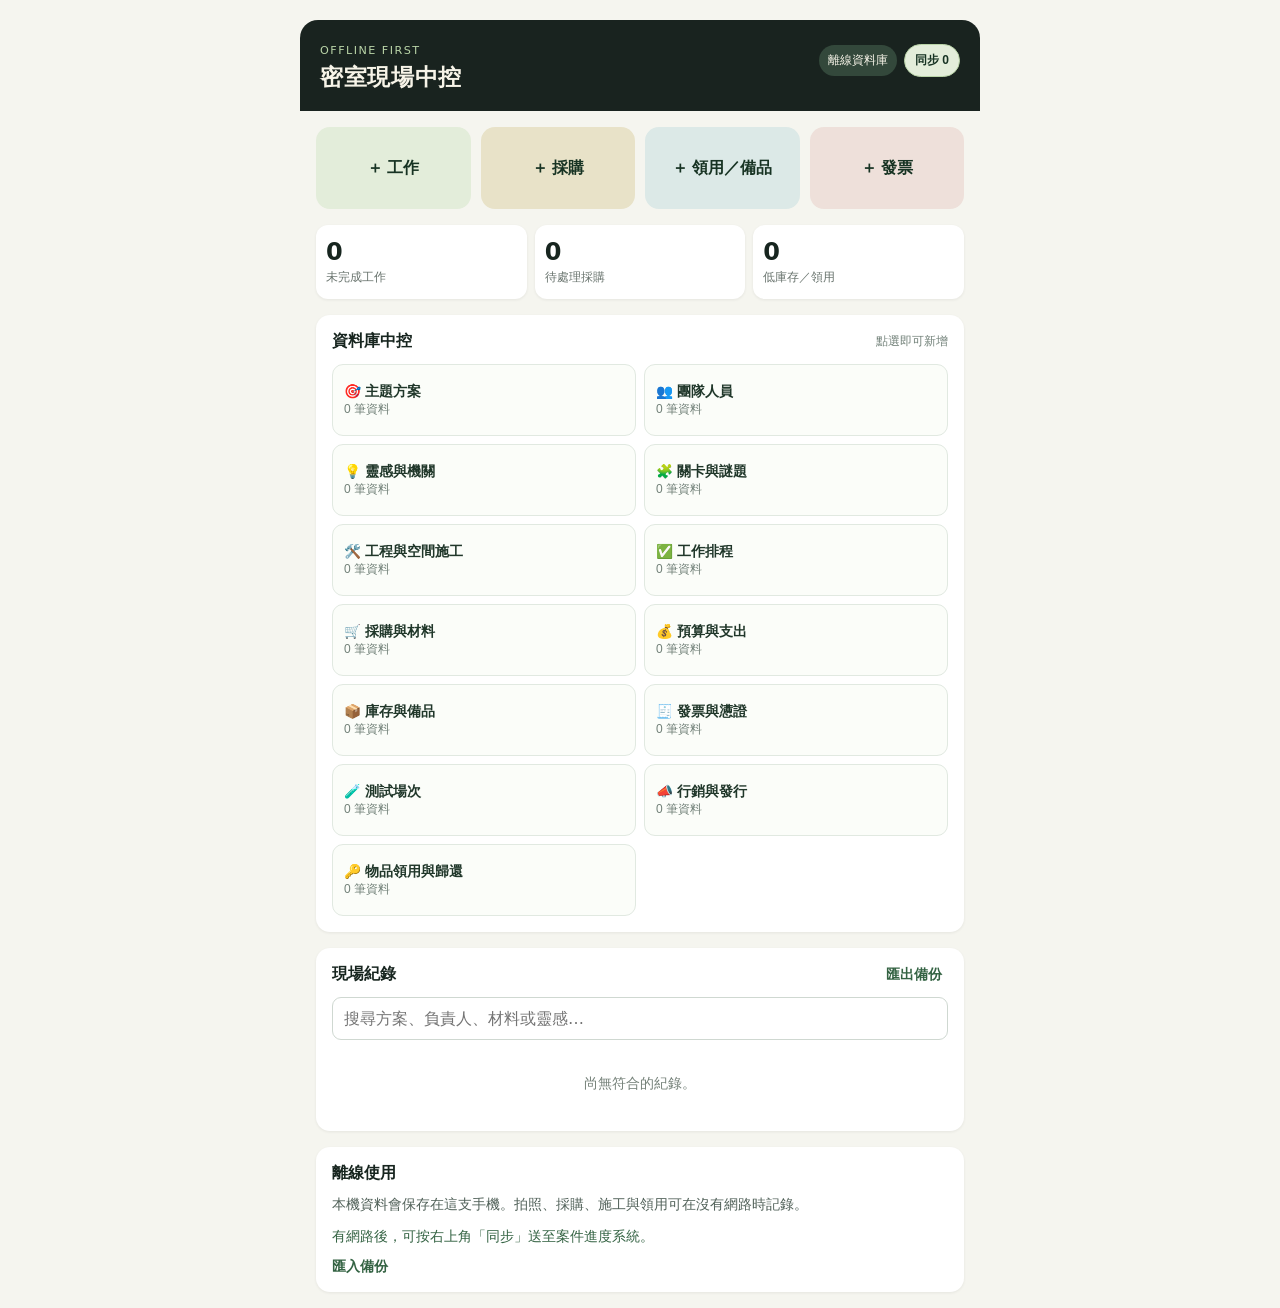
<file: web/onsite-control/index.html>
<!doctype html>
<html lang="zh-Hant">
<head>
  <meta charset="utf-8" />
  <meta name="viewport" content="width=device-width, initial-scale=1, viewport-fit=cover" />
  <meta name="theme-color" content="#19231f" />
  <link rel="manifest" href="manifest.webmanifest" />
  <link rel="stylesheet" href="styles.css" />
  <title>密室現場中控</title>
</head>
<body>
  <header>
    <div><p class="eyebrow">OFFLINE FIRST</p><h1>密室現場中控</h1></div>
    <div class="header-actions"><span id="connection" class="pill">離線資料庫</span><button id="sync" class="sync-button">同步 0</button></div>
  </header>

  <main>
    <section class="quick-actions" aria-label="快速新增">
      <button data-open="task">＋ 工作</button>
      <button data-open="purchase">＋ 採購</button>
      <button data-open="stock">＋ 領用／備品</button>
      <button data-open="receipt">＋ 發票</button>
    </section>

    <section class="summary" aria-label="今日摘要">
      <article><strong id="taskCount">0</strong><span>未完成工作</span></article>
      <article><strong id="purchaseCount">0</strong><span>待處理採購</span></article>
      <article><strong id="stockCount">0</strong><span>低庫存／領用</span></article>
    </section>

    <section class="panel">
      <div class="section-title"><h2>資料庫中控</h2><span class="mini">點選即可新增</span></div>
      <div id="databaseGrid" class="database-grid"></div>
    </section>

    <section class="panel">
      <div class="section-title"><h2>現場紀錄</h2><button id="backup" class="text-button">匯出備份</button></div>
      <input id="search" class="search" type="search" placeholder="搜尋方案、負責人、材料或靈感…" />
      <div id="records" class="records"><p class="empty">尚無紀錄。從上方按鈕快速新增。</p></div>
    </section>

    <section class="panel setup">
      <div class="section-title"><h2>離線使用</h2></div>
      <p>本機資料會保存在這支手機。拍照、採購、施工與領用可在沒有網路時記錄。</p>
      <p id="syncHint" class="sync-hint">有網路後，可按右上角「同步」送至案件進度系統。</p>
      <label class="import-label">匯入備份<input id="restore" type="file" accept="application/json" /></label>
    </section>
  </main>

  <dialog id="entryDialog">
    <form id="entryForm" method="dialog">
      <div class="dialog-head"><h2 id="dialogTitle">新增紀錄</h2><button type="button" id="closeDialog" class="icon-button" aria-label="關閉">×</button></div>
      <input id="entryType" name="type" type="hidden" />
      <label id="titleLabel">名稱／事項<input name="title" required placeholder="例如：關卡一鏡面貼施工" /></label>
      <label id="projectLabel">方案<input name="project" list="projects" placeholder="例如：時光倒流" /></label>
      <datalist id="projects"><option>時光倒流</option><option>恐怖密室</option><option>新主題開發</option></datalist>
      <label id="personLabel">負責／領用人<input name="person" list="people" placeholder="輸入或選擇人名" /></label>
      <datalist id="people"><option>未指派</option></datalist>
      <label class="type-field purchase-field receipt-field stock-field">金額（NT$）<input name="amount" inputmode="decimal" type="number" min="0" step="1" placeholder="0" /></label>
      <label class="type-field stock-field">數量<input name="quantity" inputmode="numeric" type="number" min="0" step="1" placeholder="1" /></label>
      <label class="type-field task-field purchase-field">期限／到貨日<input name="due" type="date" /></label>
      <label>備註<textarea name="note" rows="3" placeholder="位置、店家、訂單號、狀況…"></textarea></label>
      <label class="photo-label">拍照或選擇發票／現場照片<input name="photo" type="file" accept="image/*" capture="environment" /></label>
      <button class="save" value="default">儲存到本機</button>
    </form>
  </dialog>

  <template id="recordTemplate">
    <article class="record">
      <div><span class="record-type"></span><h3></h3><p class="meta"></p><p class="note"></p></div>
      <button class="delete" aria-label="刪除這筆紀錄">刪除</button>
    </article>
  </template>
  <script src="app.js"></script>
</body>
</html>
</file>
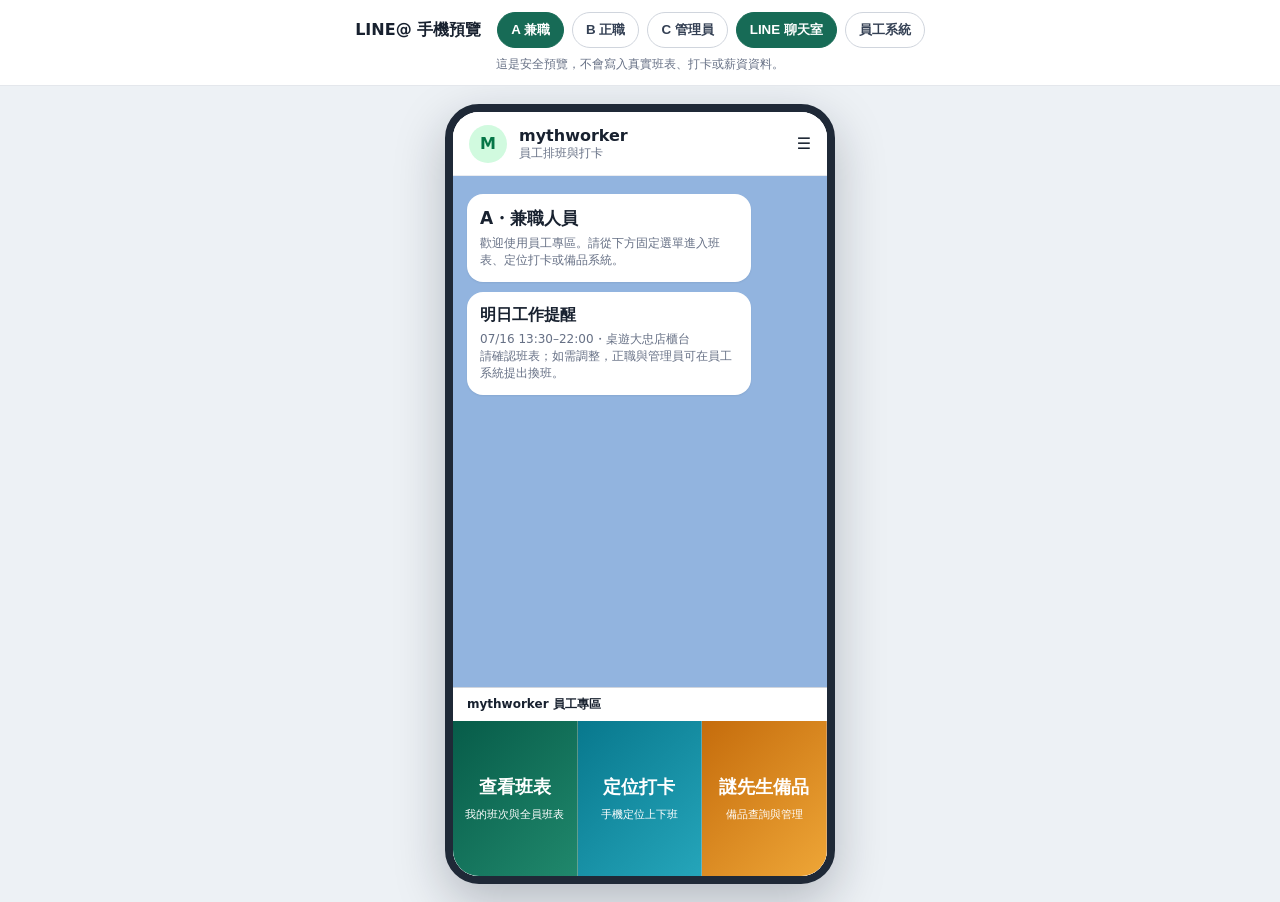
<file: web/line-preview.html>
<!doctype html>
<html lang="zh-Hant"><head><meta charset="utf-8"><meta name="viewport" content="width=device-width,initial-scale=1,viewport-fit=cover">
<title>LINE@ 員工系統手機預覽</title>
<style>
:root{--ink:#18212f;--muted:#667085;--brand:#176b56;--soft:#edf7f3;--line:#e4e7ec;--warn:#b54708;--blue:#2e90fa}
*{box-sizing:border-box}body{margin:0;background:#edf1f5;color:var(--ink);font-family:system-ui,"Noto Sans TC",sans-serif}.toolbar{position:sticky;top:0;z-index:20;background:#fff;border-bottom:1px solid var(--line);padding:12px;display:flex;gap:8px;align-items:center;justify-content:center;flex-wrap:wrap}.toolbar b{margin-right:8px}.role,.view-btn{border:1px solid #d0d5dd;background:#fff;color:#344054;border-radius:999px;padding:8px 13px;font-weight:700;cursor:pointer}.role.on,.view-btn.on{background:#176b56;color:#fff;border-color:#176b56}.hint{width:100%;text-align:center;color:var(--muted);font-size:12px}.stage{padding:18px;display:flex;justify-content:center}.phone{width:390px;height:780px;max-height:calc(100vh - 120px);background:#fff;border:8px solid #1f2937;border-radius:34px;box-shadow:0 18px 50px #10182840;overflow:hidden;position:relative}.screen{height:100%;display:flex;flex-direction:column;background:#f7f8fa}.line-head{height:64px;background:#fff;border-bottom:1px solid #eaecf0;padding:12px 16px;display:flex;gap:12px;align-items:center}.avatar{width:38px;height:38px;border-radius:50%;background:#d1fadf;color:#067647;display:grid;place-items:center;font-weight:900}.grow{flex:1}.small{font-size:12px;color:var(--muted)}.chat{flex:1;padding:18px 14px;background:#92b4df;overflow:auto}.bubble{width:82%;background:#fff;border-radius:16px;padding:13px;margin-bottom:10px;box-shadow:0 1px 2px #10182812}.bubble h2{font-size:17px;margin:0 0 5px}.rich-title{background:#fff;padding:8px 14px;font-size:12px;font-weight:800;border-top:1px solid #d0d5dd}.rich{height:155px;display:grid;grid-template-columns:repeat(3,1fr);background:#fff}.rich button{border:0;border-right:1px solid #ffffff55;color:#fff;font-weight:900;font-size:18px;cursor:pointer}.rich button small{display:block;font-size:11px;margin-top:8px;font-weight:500}.rich button:nth-child(1){background:linear-gradient(135deg,#075c49,#20886c)}.rich button:nth-child(2){background:linear-gradient(135deg,#08788d,#25a5ba)}.rich button:nth-child(3){background:linear-gradient(135deg,#c56c0c,#eea637)}
.app-head{padding:18px 17px 14px;background:linear-gradient(135deg,#123e35,#1f7a62);color:#fff;display:flex;align-items:center;gap:10px}.app-head h1{font-size:20px;margin:0}.close{border:0;background:#ffffff22;color:#fff;border-radius:50%;width:34px;height:34px;font-size:18px;cursor:pointer}.content{flex:1;overflow:auto;padding:13px 13px 76px}.card{background:#fff;border:1px solid var(--line);border-radius:16px;padding:15px;margin-bottom:11px;box-shadow:0 2px 8px #1018280a}.card h2{font-size:18px;margin:0 0 10px}.shift{border-left:5px solid #f79009;padding:11px;background:#fef7c3;border-radius:9px;margin:8px 0}.shift.working{background:#eaf2ff;border-color:var(--blue)}.shift.done{background:#dcfae6;border-color:#079455}.status{display:inline-block;margin-top:7px;padding:4px 8px;border-radius:99px;background:#fff4e5;color:var(--warn);font-size:12px;font-weight:800}.button{display:block;width:100%;border:0;border-radius:10px;background:var(--brand);color:#fff;padding:11px;font-weight:800;margin-top:9px;cursor:pointer}.secondary{background:#eef2f6;color:#18212f}.danger{background:#d92d20}.notice{background:#fff4e5;color:#b54708;padding:11px;border-radius:10px;font-size:13px;margin:8px 0}.admin-box{background:#eff8ff;border:1px solid #b2ddff;color:#175cd3}.tabs{position:absolute;bottom:0;left:0;right:0;display:flex;background:#fff;border-top:1px solid var(--line);padding-bottom:env(safe-area-inset-bottom)}.tabs button{flex:1;border:0;background:#fff;color:var(--muted);font-size:11px;font-weight:700;padding:12px 2px;cursor:pointer}.tabs button.on{background:var(--soft);color:var(--brand)}label{font-size:12px;font-weight:800;display:block;margin:8px 0 4px}select,textarea,input{width:100%;border:1px solid #d0d5dd;border-radius:9px;padding:9px;background:#fff;font:inherit}.hidden{display:none!important}@media(max-width:520px){.toolbar{padding:8px}.toolbar b{width:100%;text-align:center}.stage{padding:0}.phone{width:100%;height:calc(100vh - 126px);max-height:none;border:0;border-radius:0;box-shadow:none}}
</style></head><body>
<div class="toolbar"><b>LINE@ 手機預覽</b><button class="role on" data-role="part">A 兼職</button><button class="role" data-role="full">B 正職</button><button class="role" data-role="manager">C 管理員</button><button class="view-btn on" data-view="chat">LINE 聊天室</button><button class="view-btn" data-view="app">員工系統</button><div class="hint">這是安全預覽，不會寫入真實班表、打卡或薪資資料。</div></div>
<div class="stage"><div class="phone"><div id="screen" class="screen"></div></div></div>
<script>
let role='part',view='chat',tab='home';
const roleName=()=>role==='part'?'A・兼職人員':role==='full'?'B・正職人員':'C・管理員';
document.querySelectorAll('.role').forEach(b=>b.onclick=()=>{role=b.dataset.role;tab='home';document.querySelectorAll('.role').forEach(x=>x.classList.toggle('on',x===b));render()});
document.querySelectorAll('.view-btn').forEach(b=>b.onclick=()=>openView(b.dataset.view));
function openView(v,t){view=v;if(t)tab=t;document.querySelectorAll('.view-btn').forEach(x=>x.classList.toggle('on',x.dataset.view===v));render()}
function render(){document.getElementById('screen').innerHTML=view==='chat'?chat():employeeApp()}
function chat(){return `<div class="line-head"><div class="avatar">M</div><div class="grow"><b>mythworker</b><div class="small">員工排班與打卡</div></div><b>☰</b></div><div class="chat"><div class="bubble"><h2>${roleName()}</h2><div class="small">歡迎使用員工專區。請從下方固定選單進入班表、定位打卡或備品系統。</div></div><div class="bubble"><b>明日工作提醒</b><div class="small" style="margin-top:5px">07/16 13:30–22:00・桌遊大忠店櫃台<br>請確認班表；如需調整，正職與管理員可在員工系統提出換班。</div></div></div><div class="rich-title">mythworker 員工專區</div><div class="rich"><button onclick="openView('app','home')">查看班表<small>我的班次與全員班表</small></button><button onclick="openView('app','punch')">定位打卡<small>手機定位上下班</small></button><button onclick="inventoryPreview()">謎先生備品<small>備品查詢與管理</small></button></div>`}
function employeeApp(){const canSwap=role!=='part',canAdmin=role==='manager';return `<div class="app-head"><button class="close" onclick="openView('chat')">‹</button><div class="grow"><h1>員工排班與打卡</h1><div class="small" style="color:#ffffffcc">${roleName()}・庭瑋（預覽）</div></div></div><div class="content">${tabContent(canSwap,canAdmin)}</div><div class="tabs"><button class="${tab==='home'?'on':''}" onclick="go('home')">今日班表</button><button class="${tab==='schedule'?'on':''}" onclick="go('schedule')">班表</button><button class="${tab==='punch'?'on':''}" onclick="go('punch')">打卡</button>${canSwap?`<button class="${tab==='swap'?'on':''}" onclick="go('swap')">換班</button>`:''}</div>`}
function go(t){tab=t;render()}
function tabContent(canSwap,canAdmin){
 if(tab==='punch')return `<div class="card"><h2>定位打卡</h2><b style="font-size:26px">未上班</b><p class="small">今日安排：13:30–22:00 桌遊大忠店櫃台</p><div class="notice">請抵達店內並開啟手機精確定位後再打卡。</div><button class="button" onclick="demoAlert('預覽模式不會建立真實上班卡')">上班打卡</button><button class="button danger" disabled>下班打卡</button></div><div class="card"><h2>最近紀錄</h2><div class="small">07/14 13:28 上班・大忠店・已記錄<br><br>07/14 22:03 下班・大忠店・待管理員確認</div><button class="button secondary" onclick="demoAlert('正式版可提出補卡申請')">申請補卡／更正</button></div>`;
 if(tab==='schedule')return `<div class="card"><h2>${role==='part'?'我的班表':'全員班表與我的班次'}</h2><div class="shift done"><b>07/15　13:30–22:00</b><br>桌遊大忠店櫃台・庭瑋（櫃台）</div><div class="shift"><b>07/16　14:00–15:30</b><br>謎先生・詭店・庭瑋（場控）<div class="notice" style="margin-top:8px"><b>👤 客人資訊</b>　瑋婷朱<br>📞 +886907702816<br>✉ weitingzhu651@gmail.com<br>💰 訂金 TWD 900（已付・ecpay）</div></div><div class="shift working"><b>07/18　19:00–20:30</b><br>謎先生・外婆・已付訂金／待安排人</div><div class="shift" style="background:#eaecf0;border-color:#667085"><b>07/18　20:30–22:00</b><br>謎先生・外婆・空場／目前沒有預約</div><p class="small">客人個資只提供該場員工、同店值班櫃台與管理員；其他員工只看得到場次狀態。</p></div>`;
 if(tab==='swap'&&canSwap)return `<div class="card"><h2>正職換班申請</h2><p class="small">選擇原排人員與希望接替者，送出後由管理員確認，不會直接更動正式班表。</p><label>原本要調整的人力／班別</label><select><option>07/16 14:00–15:30 詭店・場控：庭瑋</option><option>07/18 19:00–20:30 外婆・NPC：千喜</option></select><label>希望由誰接替</label><select><option>請選擇接替人員</option><option>冠達</option><option>子奕</option><option>其他（自行填寫姓名）</option></select><label>其他接替者姓名</label><input placeholder="由正職本人填寫姓名"><label>主要原因</label><select><option>臨時加場，人力調換</option><option>緊急事故發生，人力調換</option><option>員工個人身體有狀況，人力調換</option><option>其他</option></select><label>原因補充（選填）</label><textarea rows="3" placeholder="可補充希望如何調整"></textarea><button class="button" onclick="demoAlert('預覽模式不會送出換班申請')">送交管理員確認</button>${canAdmin?'<div class="notice admin-box">管理員送出申請後，也需留下審核紀錄。</div>':''}</div>`;
 return `<div class="card"><h2>我的今日班表</h2><div class="shift"><b>13:30–22:00</b><br>桌遊大忠店櫃台・庭瑋（櫃台）<span class="status">尚未上班打卡</span><button class="button">這一班上班打卡</button></div><div class="shift working"><b>15:20–17:00</b><br>謎先生・詭獄・庭瑋（場控）<div class="notice" style="margin-top:8px"><b>👤 客人資訊</b>　瑋婷朱<br>📞 +886907702816<br>✉ weitingzhu651@gmail.com<br>💰 訂金 TWD 900（已付・ecpay）</div><div class="notice" style="margin-top:8px">櫃台班同時負責本主題場控，會納入場次統計。</div></div></div>${canAdmin?'<div class="card admin-box"><h2>管理員專區</h2><p class="small">排班、指派場控、審核換班／補卡、查看全體工時與薪資。</p><button class="button" onclick="demoAlert(\'正式版會開啟管理後台\')">開啟管理後台</button></div>':''}${role==='full'?'<div class="card"><h2>正職權限</h2><p class="small">可提出換班；若另有新人訓練授權，也能安排訓練場與陪練人員。</p></div>':''}`
}
function inventoryPreview(){demoAlert('正式版會開啟「謎先生備品」Google Apps Script 系統')}
function demoAlert(s){alert(s+'。\n\n這是安全預覽，不會修改真實資料。')}
render();
</script></body></html>
</file>
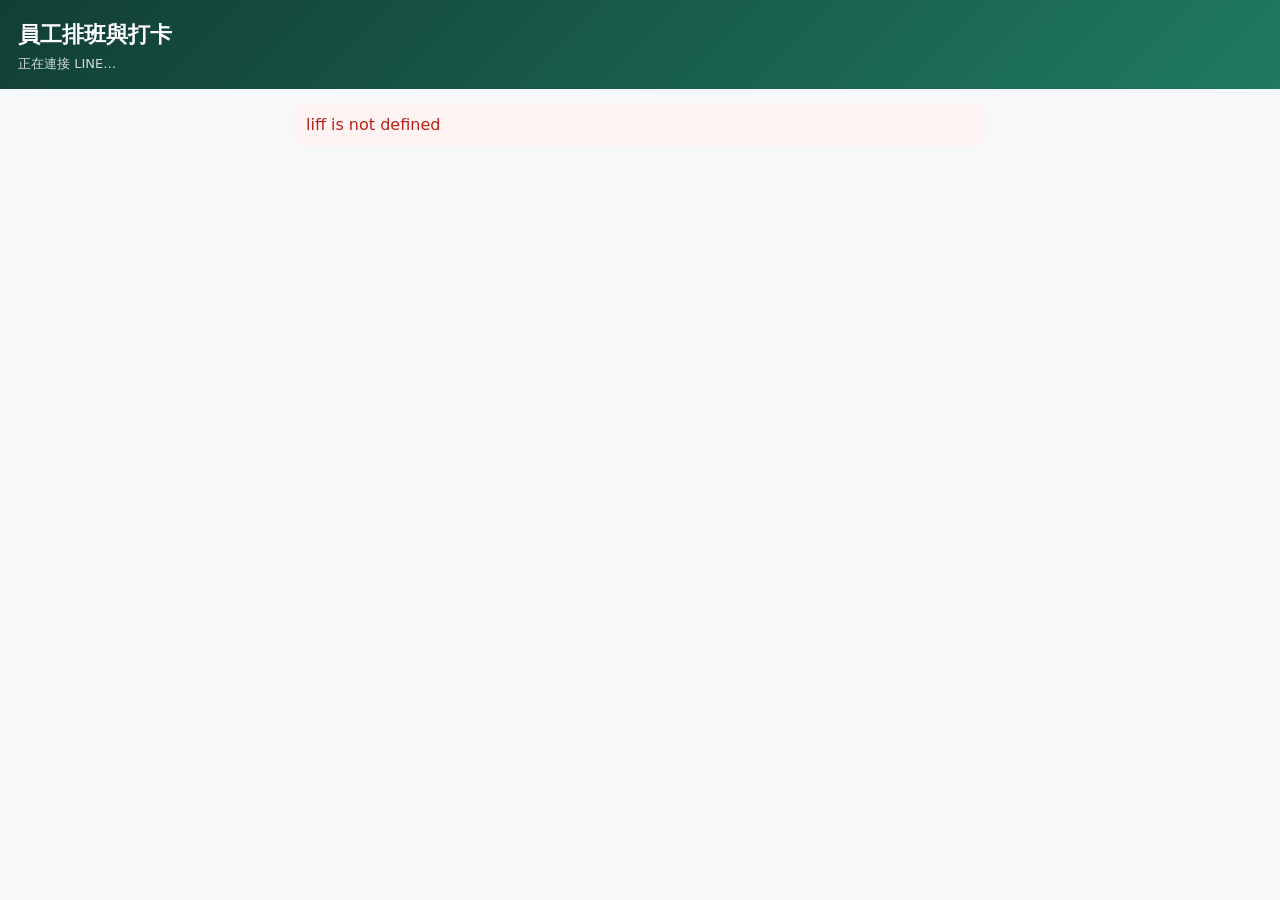
<file: web/staff.html>
<!doctype html>
<!--
  給 Codex：2026-07-28 我(老闆端 Claude)動了 LINE@ 這個檔，請 pull 最新別蓋掉。
  新增「管理員專屬排班」功能，只有 role=manager 看得到，沒有改你既有的員工班表/打卡/換班/管理審核：
   - <nav> 多一顆 id="scheduleAdminNav" data-tab="schedadmin"「排班」(load 時 role!=='manager' 隱藏)
   - render() 多一支 tab==='schedadmin' → scheduleAdminView()
   - 新增函式：scheduleAdminView / schShiftCard / assignShift / clearSchAssign / toggleSchTheme / toggleSchDep / setSchDate(狀態 schDate/schThemes/schDepOnly/schBusy)
   - 呼叫後端新 action：manager-assign(把人寫進 shift.assignments 並設 manualEdit)
  搭配的後端在 staff-api：bootstrap 的 publicShifts 多回 roleCandidates，新增 manager-assign action。
  有衝突或要調整再找我，謝謝！
-->
<html lang="zh-Hant"><head><meta charset="utf-8"><meta name="viewport" content="width=device-width,initial-scale=1,viewport-fit=cover"><meta http-equiv="Cache-Control" content="no-store, no-cache, must-revalidate"><meta http-equiv="Pragma" content="no-cache">
<title>員工排班與打卡</title>
<style>
:root{--ink:#18212f;--muted:#667085;--brand:#176b56;--soft:#edf7f3;--warn:#b54708;--bad:#b42318;--line:#e4e7ec}
*{box-sizing:border-box}body{margin:0;background:#f7f8fa;color:var(--ink);font-family:system-ui,"Noto Sans TC",sans-serif;padding-bottom:84px}
header{padding:20px 18px 16px;background:linear-gradient(135deg,#123e35,#1f7a62);color:#fff}header h1{margin:0;font-size:22px}header p{margin:5px 0 0;opacity:.82;font-size:13px}
main{max-width:720px;margin:auto;padding:14px}.card{background:#fff;border:1px solid var(--line);border-radius:16px;padding:16px;margin-bottom:12px;box-shadow:0 2px 8px #1018280a}
h2{font-size:18px;margin:0 0 12px}.muted{color:var(--muted);font-size:13px}.notice{padding:12px;border-radius:10px;background:#fff4e5;color:var(--warn);margin-bottom:12px}.error{background:#fef3f2;color:var(--bad)}
.date-time{display:inline-flex;align-items:center;gap:6px;margin:-4px 0 12px;padding:7px 10px;border-radius:9px;background:#fff;color:#344054;font-size:14px;font-weight:800;border:1px solid #b2ddff}.date-time.clickable{width:auto;background:#fff;color:#344054;border:1px solid #84caff;text-align:left}.date-time.clickable:after{content:'查看每日工時';margin-left:5px;color:#175cd3;font-size:11px}.daily-hours-total{margin:12px 0;padding:18px;border-radius:14px;background:linear-gradient(135deg,#eff8ff,#edf7f3);border:2px solid #84caff}.daily-hours-total b{display:block;margin-top:5px;font-size:30px;color:var(--brand)}.daily-segment{display:grid;grid-template-columns:1fr auto 1fr;gap:10px;align-items:center;padding:11px 0;border-bottom:1px solid #e4e7ec}.daily-segment span:last-child{text-align:right}.closed-day{display:inline-block;margin-left:7px;padding:3px 8px;border-radius:99px;background:#f2f4f7;color:#475467;font-size:12px;font-weight:800}.closed-day.special{background:#fff4e5;color:#b54708}
.correction-detail{margin:12px 0;padding:12px;border:1px solid #b2ddff;border-radius:12px;background:#eff8ff}.correction-detail h3{margin:0 0 8px;font-size:15px}.correction-detail-section{padding:8px 0;border-top:1px solid #d1e9ff}.correction-detail-section:first-of-type{border-top:0}.correction-choice{width:100%;margin:6px 0;padding:9px 10px;text-align:left;background:#fff;color:var(--ink);border:1px solid #b2ddff;font-weight:600}.correction-choice small{display:block;color:var(--muted);font-weight:400;margin-top:3px}
button,.button,select,input,textarea{font:inherit;border-radius:10px;border:1px solid #d0d5dd;padding:11px}button,.button{background:var(--brand);color:#fff;border:0;font-weight:700;cursor:pointer;text-decoration:none;display:inline-block}button.secondary{background:#eef2f6;color:var(--ink)}button.danger{background:#d92d20}button:disabled{opacity:.45}
.row{display:flex;gap:9px;align-items:center;flex-wrap:wrap}.grow{flex:1}.grid{display:grid;grid-template-columns:repeat(2,1fr);gap:10px}.shift{border-left:5px solid #98a2b3;padding:11px 12px;background:#f9fafb;border-radius:8px;margin:8px 0}.shift.today{background:#fef7c3;border-color:#f79009}.shift.tomorrow{background:#fef7c3;border-color:#f79009}.shift.future{background:#eaf2ff;border-color:#2e90fa}.shift.past{background:#f2f4f7;border-color:#98a2b3}.shift.unfilled{background:#eaecf0!important;border-color:#667085!important;color:#475467}.shift.deposit-paid{background:#dcfae6!important;border-color:#079455!important;color:#065f46}.shift.attendance-need-in{background:#fef7c3!important;border-color:#f79009!important}.shift.attendance-working{background:#eaf2ff!important;border-color:#2e90fa!important}.shift.attendance-done{background:#dcfae6!important;border-color:#079455!important}.shift.cancelled{opacity:.55;text-decoration:line-through}.tag{font-size:12px;background:#eef2f6;padding:3px 7px;border-radius:99px}.status{display:inline-block;font-size:12px;font-weight:800;margin-top:7px;padding:4px 8px;border-radius:99px}.status.need-in{background:#fef0c7;color:#b54708}.status.working{background:#d1e9ff;color:#175cd3}.status.done{background:#dcfae6;color:#067647}.verified{color:#067647}.anomaly{color:var(--bad)}.policy{border-left:4px solid #2e90fa;background:#eff8ff;padding:11px;border-radius:8px;font-size:13px}.customer-info{margin-top:8px;padding:9px 10px;border-radius:9px;background:#fff;border:1px solid #d0d5dd;font-size:12px;line-height:1.65;overflow-wrap:anywhere}.customer-info a{color:#175cd3}.customer-info details{margin-top:5px}.customer-info summary{cursor:pointer;color:#175cd3;font-weight:700;list-style-position:inside}.customer-info .deposit-ok{color:#067647;font-weight:800}.record{padding:9px 0;border-bottom:1px solid #eee}.record.voided{opacity:.55;text-decoration:line-through}.work-choice{display:flex;align-items:flex-start;gap:10px;border:1px solid #d0d5dd;border-radius:10px;padding:10px;margin:8px 0;background:#fff}.work-choice input{width:auto;margin-top:4px}.legend{display:flex;gap:8px;flex-wrap:wrap;margin:8px 0 12px}.legend span,.legend .legend-button{font-size:12px;font-weight:700;padding:5px 9px;border-radius:99px}.legend .legend-button{width:auto;border:0;color:#475467;cursor:pointer}.legend .today{background:#dcfae6}.legend .tomorrow{background:#fef7c3}.legend .future{background:#eaf2ff}.legend .empty{background:#eaecf0}.legend .deposit{background:#dcfae6;color:#067647}.reminder{border:2px solid #f04438;background:#fff1f0;color:#912018;padding:12px;border-radius:12px;font-weight:800}.punch-panel{background:linear-gradient(135deg,#eff8ff,#edf7f3);border:2px solid #84caff}.punch-main{width:100%;font-size:19px;padding:16px;margin-top:12px}.punch-main.out{background:#b42318}.segments{margin-top:10px;padding-top:10px;border-top:1px solid #d0d5dd}.task-action{width:100%;margin-top:10px}.task-complete{background:#dcfae6;color:#067647;padding:9px;border-radius:9px;margin-top:9px;font-weight:800}.task-confirm-row{display:grid;grid-template-columns:minmax(0,1fr) 52px;gap:10px;align-items:center}.task-confirm-row .task-action,.task-confirm-row .task-complete{margin-top:9px;min-height:50px;display:flex;align-items:center;justify-content:center}.guest-status-button{width:50px;height:50px;margin-top:9px;padding:0;border-radius:50%;background:#2e90fa;color:#fff;border:3px solid #b2ddff;font-size:20px;font-weight:900;box-shadow:0 2px 7px #175cd34d}.guest-status-button:hover{background:#1570ef}.guest-status-button:disabled{background:#84caff;color:#fff}.guest-status-text{display:block;margin-top:6px;font-size:12px;color:#475467}.guest-status-text.arrived{color:#067647;font-weight:800}.guest-status-text.no-show{color:#b42318;font-weight:800}.month-summary{display:grid;grid-template-columns:repeat(2,minmax(0,1fr));gap:10px;margin-top:12px}.month-stat{border:1px solid #d0d5dd;border-radius:12px;padding:12px;background:#fff}.month-stat b{display:block;font-size:22px;margin:5px 0}.month-stat small{color:#667085;line-height:1.45}.month-stat.hours{grid-column:1/-1;background:#eff8ff;border-color:#84caff}.month-days{margin-top:14px;border-top:1px solid #e4e7ec}.month-day{padding:11px 0;border-bottom:1px solid #e4e7ec}.month-day summary{cursor:pointer;font-weight:800}.month-day-body{padding:8px 0 0;font-size:13px;line-height:1.65}.month-work{margin-top:7px;padding:8px 9px;background:#f8fafc;border-radius:8px;border-left:3px solid #84caff}
.schedule-mode-tabs{position:sticky;top:0;z-index:12;display:grid;grid-template-columns:1fr 1fr;gap:7px;padding:9px;background:#fff;border:1px solid var(--line);border-radius:12px;margin-bottom:10px;box-shadow:0 5px 16px #1018281f}.schedule-mode-tabs button{width:100%}.schedule-mode-tabs button.off{background:#eef2f6;color:#344054}
.people-checklist{display:grid;grid-template-columns:repeat(2,minmax(0,1fr));gap:7px;margin-top:7px;padding:10px;border:1px solid #d0d5dd;border-radius:12px;background:#f8fafc;max-height:260px;overflow:auto}.people-checklist label{display:flex;align-items:center;gap:8px;margin:0;padding:9px;border:1px solid #e4e7ec;border-radius:9px;background:#fff;font-weight:700;cursor:pointer}.people-checklist input{width:20px;height:20px;padding:0;flex:0 0 auto}@media(max-width:430px){.people-checklist{grid-template-columns:1fr}}
.choice-overlay{position:fixed;inset:0;z-index:1000;display:flex;align-items:center;justify-content:center;padding:22px;background:#10182899}.choice-dialog{position:relative;width:min(100%,390px);padding:24px;background:#fff;border-radius:20px;box-shadow:0 24px 60px #1018284d;text-align:center}.choice-dialog h2{font-size:22px;margin:0 28px 10px}.choice-dialog p{margin:0 0 18px;color:var(--muted);line-height:1.7}.choice-close{position:absolute;right:12px;top:10px;width:36px;height:36px;padding:0;background:transparent;color:#667085;font-size:25px}.choice-actions{display:grid;grid-template-columns:1fr 1fr;gap:10px}.choice-actions button{width:100%;padding:14px;font-size:18px}
  .manager-person{border:1px solid #d0d5dd;border-radius:12px;margin:10px 0;overflow:hidden}.manager-person>summary{padding:13px;background:#f8fafc;cursor:pointer;font-weight:800}.manager-body{padding:12px}.review-box{border-left:4px solid #f79009;background:#fffaeb;border-radius:8px;padding:10px;margin:9px 0}.review-actions{display:grid;grid-template-columns:1fr 1fr;gap:8px;margin-top:8px}.review-actions button{width:100%}.manager-batch-bar{display:flex;align-items:center;gap:8px;flex-wrap:wrap;margin:0 0 12px;padding:10px;border:1px solid #b2ddff;border-radius:10px;background:#eff8ff}.manager-batch-bar label{display:flex;align-items:center;gap:7px;width:auto;margin:0;cursor:pointer}.manager-batch-bar input,.manager-review-pick,.manager-npc-pick,.manager-gm-pick{width:20px;height:20px;padding:0;flex:0 0 auto}.manager-batch-bar button{flex:1;min-width:170px}.manager-review-heading{display:flex;align-items:flex-start;gap:9px}.schedule-day{margin:16px 0}.schedule-day>h3{margin:0 0 8px}.schedule-board{display:grid;gap:10px;overflow-x:auto}.store-column{background:#f8fafc;border:1px solid var(--line);border-radius:12px;padding:9px}.store-column>h3{font-size:14px;margin:0 0 6px}.store-column .shift{font-size:13px;margin:6px 0;padding:9px}.schedule-filter-line{display:grid;grid-template-columns:1.25fr .85fr 1fr;gap:7px;align-items:end}.schedule-filter-line.no-date{grid-template-columns:1fr 1fr}.schedule-filter-line .field{min-width:0}.schedule-filter-line label{font-size:11px;margin-top:7px}.schedule-filter-line input,.schedule-filter-line select,.theme-filter>summary{min-width:0;padding:9px 7px;font-size:12px}.theme-filter{position:relative}.theme-filter>summary{list-style:none;border:1px solid #d0d5dd;border-radius:10px;background:#fff;white-space:nowrap;overflow:hidden;text-overflow:ellipsis;cursor:pointer}.theme-filter>summary::-webkit-details-marker{display:none}.theme-filter-menu{position:absolute;z-index:6;right:0;top:calc(100% + 5px);width:260px;max-height:360px;display:flex;flex-direction:column;overflow:hidden;padding:10px;background:#fff;border:1px solid #d0d5dd;border-radius:12px;box-shadow:0 12px 30px #10182828}.theme-filter-options{min-height:0;overflow-y:auto;overscroll-behavior:contain}.theme-filter-menu label{display:flex;align-items:center;gap:8px;margin:0;padding:9px 4px;font-size:13px}.theme-filter-menu input{width:auto}.theme-filter-actions{display:grid;grid-template-columns:1fr 1fr;gap:8px;margin-top:7px;padding-top:10px;border-top:1px solid var(--line);background:#fff}.theme-filter-actions button{width:100%;min-height:44px;margin:0;padding:9px 7px}.theme-filter-actions .theme-filter-done{background:var(--brand);color:#fff}@media(max-width:540px){.schedule-filter-line{gap:5px}.schedule-filter-line input,.schedule-filter-line select,.theme-filter>summary{font-size:11px;padding:9px 5px}.theme-filter-menu{position:fixed;left:18px;right:18px;top:auto;bottom:calc(78px + env(safe-area-inset-bottom));width:auto;max-height:min(62vh,calc(100dvh - 150px));padding:12px}.theme-filter-menu label{min-height:44px;font-size:15px}.theme-filter-actions{position:sticky;bottom:0}}
nav{position:fixed;z-index:4;bottom:0;left:0;right:0;background:#fff;border-top:1px solid var(--line);display:flex;padding-bottom:env(safe-area-inset-bottom)}nav button{flex:1;background:#fff;color:var(--muted);border-radius:0;padding:12px 3px;font-size:12px}nav button.on{color:var(--brand);background:var(--soft)}
label{display:block;font-size:13px;font-weight:700;margin:10px 0 5px}input,select,textarea{width:100%;background:#fff}.hidden{display:none!important}.big{font-size:28px;font-weight:800}.ok{color:var(--brand)}
</style></head><body>
<header><h1>員工排班與打卡</h1><p id="hello">正在連接 LINE…</p></header>
<main id="app"><div class="card">載入中…</div></main>
  <nav id="nav" class="hidden"><button data-tab="home" onclick="show('home')">今日班表／打卡</button><button data-tab="schedule" onclick="show('schedule')">班表</button><button data-tab="availability" onclick="show('availability')">可／不可上班</button><button id="swapNav" class="hidden" data-tab="requests" onclick="show('requests')">換班</button><button id="scheduleAdminNav" class="hidden" data-tab="schedadmin" onclick="show('schedadmin')">排班</button><button id="managerNav" class="hidden" data-tab="manager" onclick="show('manager')">管理審核</button></nav>
<script src="https://static.line-scdn.net/liff/edge/2/sdk.js"></script><script src="config.js"></script>
<script>
let D=null,requestedTab=new URLSearchParams(location.search).get('tab'),tab=['home','schedule','availability','requests','practice','manager','schedadmin'].includes(requestedTab)?requestedTab:'home',idToken='',punchBusy=false,scheduleViewMode='date',scheduleFilters={date:new Date().toLocaleDateString('sv-SE',{timeZone:'Asia/Taipei'}),store:'',themes:[]},scheduleThemeMenuOpen=false,requestRows=[],virtualScheduleSlots=[],virtualScheduleDate='',virtualScheduleLoading=false,summaryMonth=new Date().toLocaleDateString('sv-SE',{timeZone:'Asia/Taipei'}).slice(0,7),monthSummary=null,managerMonth=summaryMonth,managerData=null,managerLoading=false,managerReviewBusy=false,availabilityMonth=new Date().toLocaleDateString('sv-SE',{timeZone:'Asia/Taipei'}).slice(0,7),availabilityMode='',availabilitySelected=new Set(),availabilityBusy=false,meetingBusy=false;const app=document.getElementById('app');
const esc=s=>String(s??'').replace(/[&<>"']/g,c=>({'&':'&amp;','<':'&lt;','>':'&gt;','"':'&quot;',"'":'&#39;'}[c]));
const api=async(body)=>{const r=await fetch(CFG.SUPABASE_URL+'/functions/v1/staff-api',{method:'POST',headers:{'content-type':'application/json','apikey':CFG.SUPABASE_ANON_KEY,'authorization':'Bearer '+idToken},body:JSON.stringify(body)});const x=await r.json();if(!r.ok)throw Object.assign(new Error(x.error||'連線失敗'),{status:r.status,data:x});return x};
async function start(){
  if(!CFG.LINE_LIFF_ID){app.innerHTML='<div class="card"><h2>尚未連接 LINE 測試帳號</h2><p>程式已準備完成。建立 LIFF 後，只需把公開的 LIFF ID 填入 <b>web/config.js</b>。</p></div>';return}
  try{await liff.init({liffId:CFG.LINE_LIFF_ID});if(!liff.isLoggedIn()){liff.login();return}idToken=liff.getIDToken();await load()}
  catch(e){app.innerHTML=`<div class="notice error">${esc(e.message)}</div>`}
}
async function load(){
  try{D=await api({action:'bootstrap'});monthSummary=await api({action:'monthly-summary',month:summaryMonth});document.getElementById('hello').textContent=D.me.name+'，今天也辛苦了';document.getElementById('nav').classList.remove('hidden');const canSwap=D.me.type==='full'||D.me.role==='manager',canSchedule=D.me.type==='full'||D.me.role==='manager';document.getElementById('swapNav').classList.toggle('hidden',!canSwap);document.getElementById('managerNav').classList.toggle('hidden',D.me.role!=='manager');document.getElementById('scheduleAdminNav').classList.toggle('hidden',!canSchedule);if(tab==='requests'&&!canSwap)tab='home';if(tab==='manager'&&D.me.role!=='manager')tab='home';if(tab==='schedadmin'&&!canSchedule)tab='home';if(tab==='practice'&&!D.me.canSchedulePractice)tab='home';show(tab)}
  catch(e){if(e.data?.error==='NOT_BOUND')bindView(e.data.displayName);else app.innerHTML=`<div class="notice error">${esc(e.message)}</div>`}
}
function bindView(name){document.getElementById('hello').textContent=name||'首次使用';app.innerHTML=`<div class="card"><h2>綁定員工身分</h2><p class="muted">請向管理員取得一次性驗證碼。請勿使用其他同事的驗證碼。</p><label>驗證碼</label><input id="bindCode" maxlength="12" autocomplete="one-time-code" style="text-transform:uppercase"><button style="width:100%;margin-top:12px" onclick="bind()">完成綁定</button></div>`}
async function bind(){try{await api({action:'bind',code:document.getElementById('bindCode').value});await load()}catch(e){alert(e.message)}}
function show(k){tab=k==='punch'?'home':k;document.querySelectorAll('nav button').forEach(b=>b.classList.toggle('on',b.dataset.tab===tab));render()}
const empName=id=>D.employees.find(e=>e.id===id)?.name||'未排人',storeName=id=>D.stores.find(s=>s.id===id)?.name||id,themeName=id=>D.themes.find(t=>t.id===id)?.name||'其他班';
const meetingPayText=s=>s.payStatus==='pending'?'計薪待管理員決定':s.paid?'計薪':'不計薪';
const shiftName=s=>s.kind==='theme'?themeName(s.themeId):s.kind==='floor'?'駐店場控':s.kind==='cleaning'?'每周大清潔':s.kind==='practice'?`訓練場${s.trainingThemeId?'・'+themeName(s.trainingThemeId):''}`:s.kind==='meeting'?`開會（${meetingPayText(s)}）`:s.kind==='counter'?(s.storeId==='ms'?'謎先生櫃台':s.storeId==='dz'?'桌遊大忠店櫃台':'櫃台班'):'其他班別';
const isCancelled=s=>String(s?.status||'').startsWith('cancelled');
const myShifts=()=>D.shifts.filter(s=>!isCancelled(s)&&(s.assignments||[]).some(a=>a.empId===D.me.id));
function render(){if(!D)return;if(tab==='schedule')schedule();else if(tab==='availability')availabilityView();else if(tab==='punch')punchView();else if(tab==='requests')requestView();else if(tab==='manager')managerView();else if(tab==='schedadmin'&&(D.me.role==='manager'||D.me.type==='full'))scheduleAdminView();else if(tab==='practice'&&D.me.canSchedulePractice)practiceView();else home()}
let schDate=null,schWeekStart=null,schStore='',schThemes=[],schDepOnly=true,schSlot=null,schBusy=false,schShowCal=false,schCalY=0,schCalM=0,schPageMode='schedule';
const SCH_PAL=['#2563eb','#e11d48','#16a34a','#d97706','#7c3aed','#0891b2','#db2777','#059669','#ea580c','#4338ca','#b0885b','#0284c7'];
const SCH_WD=['週一','週二','週三','週四','週五','週六','週日'],SCH_WS=['一','二','三','四','五','六','日'];
function schFmt(d){return d.getFullYear()+'-'+String(d.getMonth()+1).padStart(2,'0')+'-'+String(d.getDate()).padStart(2,'0')}
function schMonday(d){const wd=(d.getDay()+6)%7,m=new Date(d);m.setDate(d.getDate()-wd);return m}
// 主題固定專屬色(避免依索引撞色):越獄者/詭獄、外婆/詭獄加場等都各自不同
const SCH_THEME_COLOR={gy:'#7c3aed',gyx:'#db2777',wp:'#0891b2',gd:'#2563eb',gc:'#16a34a',yyz:'#ea580c',gea:'#b45309',slqk:'#ca8a04'};
function schThemeColor(id){return SCH_THEME_COLOR[id]||SCH_PAL[Math.max(0,D.themes.findIndex(t=>t.id===id))%SCH_PAL.length]}
function schEmpColor(e){if(e.color)return e.color;const i=D.employees.findIndex(x=>x.id===e.id);return SCH_PAL[(i<0?0:i)%SCH_PAL.length]||'#64748b'}
function schEmpAvail(e,date){if(e.availX&&e.availX[date])return e.availX[date];return e.type==='full'?{on:true,start:'09:00',end:'22:30',assumedAvailable:true}:{on:false,start:'',end:'',leaveType:'未回報',unreported:true}}
function schRoleSlots(s){const t=D.themes.find(x=>x.id===s.themeId),slots=(s.assignments||[]).map(a=>({role:a.role,empId:a.empId}));if(t&&String(t.name).startsWith('詭獄')&&!slots.some(x=>x.role==='場控'))slots.push({role:'場控',empId:''});return slots}
function setSchStore(id){schStore=id;schThemes=[];schSlot=null;render()}
function toggleSchTheme(id){const i=schThemes.indexOf(id);if(i>=0)schThemes.splice(i,1);else schThemes.push(id);schSlot=null;render()}
function toggleSchDep(){schDepOnly=!schDepOnly;schSlot=null;render()}
function moveSchWeek(n){schWeekStart=new Date(schWeekStart);schWeekStart.setDate(schWeekStart.getDate()+n*7);render()}
function pickSchDate(ds){schDate=ds;schWeekStart=schMonday(new Date(ds+'T00:00:00'));schShowCal=false;schSlot=null;render()}
function schToggleCal(){schShowCal=!schShowCal;const d=new Date(schDate+'T00:00:00');schCalY=d.getFullYear();schCalM=d.getMonth()+1;render()}
function schMoveCalM(n){schCalM+=n;if(schCalM<1){schCalM=12;schCalY--}if(schCalM>12){schCalM=1;schCalY++}render()}
function selectSchSlot(shiftId,role){schSlot=(schSlot&&schSlot.shiftId===shiftId&&schSlot.role===role)?null:{shiftId,role};render()}
async function assignSchEmp(shiftId,role,empId){if(schBusy)return;schBusy=true;render();try{await api({action:'manager-assign',shiftId,role,empId});schSlot=null;await load()}catch(e){alert(e.message)}finally{schBusy=false;render()}}
async function clearSchAssign(shiftId,role){if(schBusy||!confirm('確定取消這個人的排班？'))return;schBusy=true;render();try{await api({action:'manager-assign',shiftId,role,empId:''});await load()}catch(e){alert(e.message)}finally{schBusy=false;render()}}
function schDot(c){return `<span style="display:inline-block;width:9px;height:9px;border-radius:50%;background:${c};flex:0 0 auto"></span>`}
function schPill(t){const c=schThemeColor(t.id);return `<span style="display:inline-block;background:${c};color:#fff;font-size:12px;font-weight:600;padding:3px 13px;border-radius:999px;white-space:nowrap">${esc(t.name)}</span>`}
function schRoleChip(s,r,multi){
  const sel=schSlot&&schSlot.shiftId===s.id&&schSlot.role===r.role, e=r.empId&&D.employees.find(x=>x.id===r.empId);
  const box=`flex:1;min-width:0;display:flex;align-items:center;gap:4px;padding:5px 6px;border-radius:8px;border:${sel?'2px solid var(--accent,#2f6f5f)':'1px solid #d0d5dd'};background:${sel?'#e8f3ef':'#fff'}`;
  let inner=`<span style="font-size:10px;font-weight:600;padding:1px 5px;border-radius:5px;background:#eef2f6;color:#475569;flex:0 0 auto">${esc(r.role)}</span>`;
  if(r.empId){inner+=`${schDot(e?schEmpColor(e):'#888')}<span style="font-size:13px;overflow:hidden;text-overflow:ellipsis;white-space:nowrap;flex:1">${esc(e?e.name:r.empId)}</span><span onclick="event.stopPropagation();clearSchAssign('${s.id}','${esc(r.role)}')" title="移除這位人員" style="cursor:pointer;width:24px;height:24px;border-radius:50%;background:#fee2e2;color:#dc2626;display:flex;align-items:center;justify-content:center;font-size:14px;font-weight:800;flex:0 0 auto">✕</span>`;}
  else{inner+=`<span style="color:var(--accent,#2f6f5f);font-size:16px;flex:0 0 auto;font-weight:700">＋</span>`;}
  return `<div onclick="selectSchSlot('${s.id}','${esc(r.role)}')" style="cursor:pointer;${box}">${inner}</div>`;
}
async function schAssign(empId){
  if(!schSlot)return;const s=D.shifts.find(x=>x.id===schSlot.shiftId);if(!s)return;
  const cand=((s.roleCandidates||{})[schSlot.role]||[]).find(c=>c.id===empId),e=D.employees.find(x=>x.id===empId);
  if(cand&&cand.warnings&&cand.warnings.length&&!confirm(`${e?e.name:''}：${cand.warnings.join('、')}\n仍要排入「${schSlot.role}」嗎？`))return;
  assignSchEmp(schSlot.shiftId,schSlot.role,empId);
}
function schSessionCard(s){
  const t=D.themes.find(x=>x.id===s.themeId),slots=schRoleSlots(s),filled=slots.every(r=>r.empId),multi=slots.length>1;
  const dep=s.depositPaid&&!filled?`<span style="font-size:11px;font-weight:600;padding:2px 8px;border-radius:14px;background:#dcfce7;color:#166534;flex:0 0 auto">已收訂金</span>`:'';
  const pill=s.kind==='counter'?`<span style="display:inline-block;background:#475569;color:#fff;font-size:12px;font-weight:600;padding:3px 10px;border-radius:999px;white-space:nowrap">大忠櫃台</span>`:(t?schPill(t):esc(s.start));
  const time=`<div style="min-width:58px;text-align:center;flex:0 0 auto"><div style="font-weight:600;font-size:15px">${s.start}</div><div style="margin-top:4px">${pill}</div></div>`;
  if(multi){
    return `<div style="padding:9px 10px;margin-bottom:6px;border-radius:10px;border:1px solid #d0d5dd;background:#fff;display:flex;align-items:center;gap:7px">${time}<div style="flex:1;display:flex;gap:5px;min-width:0">${slots.map(r=>schRoleChip(s,r,true)).join('')}</div>${dep}</div>`;
  }
  const r=slots[0]||{role:'場控',empId:''};
  return `<div style="padding:9px 10px;margin-bottom:6px;border-radius:10px;border:1px solid #d0d5dd;background:#fff;display:flex;align-items:center;gap:10px">${time}<div style="flex:1;min-width:0">${schRoleChip(s,r,false)}</div>${dep}</div>`;
}
function setSchPageMode(mode){schPageMode=mode;render()}
function scheduleModeTabs(){return `<div class="schedule-mode-tabs"><button class="${schPageMode==='schedule'?'':'off'}" onclick="setSchPageMode('schedule')">排班</button><button class="${schPageMode==='meeting'?'':'off'}" onclick="setSchPageMode('meeting')">開會</button></div>`}
function meetingAdminHtml(){
  const upcoming=D.shifts.filter(s=>s.kind==='meeting'&&!isCancelled(s)&&s.date>=taipeiDate()).sort((a,b)=>(a.date+a.start).localeCompare(b.date+b.start));
  const hosts=D.employees.filter(e=>e.type==='full'||e.type==='part').map(e=>`<option value="${esc(e.id)}">${esc(e.name)}・${e.type==='full'?'正職':'兼職'}</option>`).join('');
  const list=upcoming.map(s=>{const responses=(D.meetingResponses||[]).filter(r=>r.shift_id===s.id&&['attending','declined'].includes(r.status)),yes=responses.filter(r=>r.status==='attending').map(r=>empName(r.emp_id)),no=responses.filter(r=>r.status==='declined').map(r=>empName(r.emp_id)),answered=new Set(responses.map(r=>r.emp_id)),waiting=D.employees.filter(e=>(e.type==='full'||e.type==='part')&&!answered.has(e.id)).map(e=>e.name);return `<div class="record"><div class="row"><span class="grow"><b>${esc(s.date)} ${esc(s.start)}–${esc(s.end)}・${esc(shiftName(s))}</b><br><span class="muted">${esc(storeName(s.storeId))}・主持人：${esc(s.hostName||empName(s.hostId))}${s.note?`<br>${esc(s.note)}`:''}</span></span><button class="danger" onclick="cancelMeeting('${esc(s.id)}')">取消</button></div><div class="notice" style="margin-top:8px"><b>會參加（${yes.length}）：</b>${yes.map(esc).join('、')||'無'}<br><b>不參加（${no.length}）：</b>${no.map(esc).join('、')||'無'}<br><b>未回覆（${waiting.length}）：</b>${waiting.map(esc).join('、')||'無'}</div><div class="review-actions"><button onclick="setMeetingPay('${esc(s.id)}','paid')">設為計薪</button><button class="secondary" onclick="setMeetingPay('${esc(s.id)}','unpaid')">設為不計薪</button></div></div>`}).join('')||'<p class="muted">目前沒有尚未開始的會議。</p>';
  return `<details class="card" open><summary style="font-weight:800;cursor:pointer">設定全體開會提醒</summary><p class="muted">管理員指定主持人並決定這一次是否計薪；正職與兼職都會收到提醒。</p><div class="grid"><div><label>日期</label><input id="meetingDate" type="date" value="${esc(schDate)}"></div><div><label>地點</label><select id="meetingStore">${D.stores.map(s=>`<option value="${esc(s.id)}" ${s.id===schStore?'selected':''}>${esc(s.name)}</option>`).join('')}</select></div><div><label>開始</label><input id="meetingStart" type="time" value="10:00"></div><div><label>結束</label><input id="meetingEnd" type="time" value="11:00"></div></div><label>主持人</label><select id="meetingHost"><option value="">請選擇主持人</option>${hosts}</select><label>薪資方式（由管理員決定）</label><select id="meetingPaid"><option value="paid">計薪：需上下班定位打卡，核准後計入工時</option><option value="unpaid">不計薪：只通知，不需打卡</option></select><label>會議內容／備註</label><textarea id="meetingNote" maxlength="300" placeholder="例如：下月活動與排班說明"></textarea><button style="width:100%;margin-top:10px" ${meetingBusy?'disabled':''} onclick="createMeeting()">${meetingBusy?'建立中…':'建立會議並提醒全體'}</button><h3>近期會議</h3>${list}</details>`;
}
async function createMeeting(){
  if(meetingBusy)return;const date=document.getElementById('meetingDate').value,start=document.getElementById('meetingStart').value,end=document.getElementById('meetingEnd').value,storeId=document.getElementById('meetingStore').value,hostId=document.getElementById('meetingHost').value,paid=document.getElementById('meetingPaid').value==='paid',note=document.getElementById('meetingNote').value;
  if(!date||!start||!end||!hostId)return alert('請填完整日期、時間、地點與主持人');
  if(!confirm(`確定建立${paid?'計薪':'不計薪'}會議？\n${date} ${start}–${end}\n主持人：${empName(hostId)}\n\n系統會提醒所有在職正職與兼職。`))return;
  meetingBusy=true;render();try{const x=await api({action:'schedule-meeting',date,start,end,storeId,hostId,paid,note});alert(x.message);await load();show('schedadmin')}catch(e){alert(e.message)}finally{meetingBusy=false;render()}
}
async function cancelMeeting(shiftId){if(meetingBusy||!confirm('確定取消這場會議並通知所有正職與兼職？'))return;meetingBusy=true;render();try{const x=await api({action:'cancel-meeting',shiftId});alert(x.message);await load();show('schedadmin')}catch(e){alert(e.message)}finally{meetingBusy=false;render()}}
async function setMeetingPay(shiftId,payStatus){if(meetingBusy||!confirm(`確定將這場會議設為${payStatus==='paid'?'計薪':'不計薪'}？系統會通知全體。`))return;meetingBusy=true;render();try{const x=await api({action:'manager-set-meeting-pay',shiftId,payStatus});alert(x.message);await load();show('schedadmin')}catch(e){alert(e.message)}finally{meetingBusy=false;render()}}
function fulltimeScheduleView(){
  if(!schDate){schDate=taipeiDate();schWeekStart=schMonday(new Date(schDate+'T00:00:00'))}
  const wk=[];for(let i=0;i<7;i++){const d=new Date(schWeekStart);d.setDate(schWeekStart.getDate()+i);wk.push(d)}
  const mid=wk[3],allowed=new Set(['詭獄','詭獄加場']),list=D.shifts.filter(s=>s.date===schDate&&s.kind==='theme'&&!isCancelled(s)&&allowed.has(String(themeName(s.themeId)).trim())).sort((a,b)=>a.start.localeCompare(b.start));
  const strip=`<div style="display:grid;grid-template-columns:repeat(7,1fr);gap:2px;text-align:center;margin-top:6px">${wk.map((d,i)=>{const ds=schFmt(d),on=ds===schDate;return `<div onclick="pickSchDate('${ds}')" style="cursor:pointer;padding:4px 0"><div style="font-size:11px;color:#94a3b8;margin-bottom:3px">${SCH_WD[i]}</div><div style="width:30px;height:30px;line-height:30px;margin:0 auto;border-radius:50%;font-weight:600;${on?'background:#2f6f5f;color:#fff':''}">${d.getDate()}</div></div>`}).join('')}</div>`;
  const cards=list.map(s=>{const npc=(s.assignments||[]).find(a=>String(a.role).toUpperCase()==='NPC'),gm=(s.assignments||[]).find(a=>a.role==='場控'),record=s.fulltimeControllerAssignment||null,mayClear=gm?.empId&&(record?.assignedBy===D.me.id||(!record&&gm.empId===D.me.id));const workingIds=new Set([D.me.id]);D.shifts.filter(x=>x.id!==s.id&&x.date===s.date&&!isCancelled(x)).forEach(x=>(x.assignments||[]).forEach(a=>{if(a.empId)workingIds.add(a.empId)}));const candidates=[...workingIds].map(id=>D.employees.find(e=>e.id===id)||({id,name:empName(id)})).filter(e=>e&&e.id&&!((s.assignments||[]).some(a=>a.empId===e.id&&a.role!=='場控'))).sort((a,b)=>a.id===D.me.id?-1:b.id===D.me.id?1:String(a.name).localeCompare(String(b.name),'zh-Hant'));const options=candidates.map(e=>`<option value="${esc(e.id)}">${esc(e.name)}${e.id===D.me.id?'（自己）':'（當日有上班）'}</option>`).join('');return `<div class="shift ${dateClass(s.date)}"><b>${esc(s.start)}–${esc(s.end)}　${esc(shiftName(s))}</b><div style="margin-top:7px;line-height:1.7">NPC：${npc?.empId?esc(empName(npc.empId)):'尚未安排'}<br>場控：${gm?.empId?esc(empName(gm.empId)):'尚未安排'}</div>${gm?.empId?(mayClear?`<button class="danger task-action" ${schBusy?'disabled':''} onclick="assignController('${esc(s.id)}',false,'${esc(gm.empId)}')">取消這次場控選填</button>`:'<div class="task-complete">場控已安排（正職只能查看）</div>'):`<label style="margin-top:9px">選擇場控（自己或當日有上班者）</label><select id="ftController_${esc(s.id)}">${options}</select><button class="task-action" ${schBusy?'disabled':''} onclick="assignController('${esc(s.id)}',true)">選填場控</button>`}</div>`}).join('')||'<p class="muted">這一天沒有詭獄或詭獄加場。</p>';
  const ownMeetings=D.shifts.filter(s=>s.kind==='meeting'&&!isCancelled(s)&&s.createdBy===D.me.id&&s.date>=taipeiDate()).sort((a,b)=>(a.date+a.start).localeCompare(b.date+b.start)).map(s=>`<div class="record"><b>${esc(s.date)} ${esc(s.start)}–${esc(s.end)}・${esc(shiftName(s))}</b><br><span class="muted">${esc(storeName(s.storeId))}${s.note?'・'+esc(s.note):''}</span><button class="danger" style="width:100%;margin-top:7px" onclick="cancelMeeting('${esc(s.id)}')">取消這場會議</button></div>`).join('')||'<p class="muted">目前沒有你建立的近期會議。</p>';
  const meetingForm=`<details class="card" open><summary style="font-weight:800;cursor:pointer">手動設定開會</summary><p class="muted">主持人預設為你本人；是否計薪由管理員決定。</p><div class="grid"><div><label>日期</label><input id="fullMeetingDate" type="date" min="${taipeiDate()}" value="${esc(schDate)}"></div><div><label>地點</label><select id="fullMeetingStore">${D.stores.map(s=>`<option value="${esc(s.id)}">${esc(s.name)}</option>`).join('')}</select></div><div><label>開始</label><input id="fullMeetingStart" type="time" value="10:00"></div><div><label>結束</label><input id="fullMeetingEnd" type="time" value="11:00"></div></div><label>會議內容／備註</label><textarea id="fullMeetingNote" maxlength="300" placeholder="例如：主題流程討論"></textarea><button style="width:100%;margin-top:10px" ${meetingBusy?'disabled':''} onclick="createFulltimeMeeting()">建立會議並提醒全體</button><h3>我建立的近期會議</h3>${ownMeetings}</details>`;
  app.innerHTML=`${scheduleModeTabs()}${schPageMode==='meeting'?meetingForm:`<div class="card"><h2 style="margin-top:0">正職場控選填</h2><p class="muted">正職只能替自己或當日已有上班工作的人選填「詭獄－場控」與「詭獄加場－場控」；過去場次也可補選。NPC 僅供查看，其他主題不可操作。所有選填與取消都會通知管理員並留下紀錄。</p><div class="row" style="justify-content:space-between"><span onclick="moveSchWeek(-1)" style="cursor:pointer;font-size:18px">‹</span><b>${mid.getFullYear()}年${mid.getMonth()+1}月</b><span onclick="moveSchWeek(1)" style="cursor:pointer;font-size:18px">›</span></div>${strip}</div><div class="card"><h2>${esc(schDate)} 詭獄場次</h2>${cards}</div>`}`;
}
async function createFulltimeMeeting(){if(meetingBusy)return;const date=document.getElementById('fullMeetingDate').value,start=document.getElementById('fullMeetingStart').value,end=document.getElementById('fullMeetingEnd').value,storeId=document.getElementById('fullMeetingStore').value,note=document.getElementById('fullMeetingNote').value;if(!date||!start||!end)return alert('請填完整日期、時間與地點');if(!confirm(`確定建立會議？\n${date} ${start}–${end}\n主持人：${D.me.name}\n\n是否計薪會交由管理員決定。`))return;meetingBusy=true;render();try{const x=await api({action:'schedule-meeting',date,start,end,storeId,note});alert(x.message);await load();show('schedadmin')}catch(e){alert(e.message)}finally{meetingBusy=false;render()}}
async function assignController(shiftId,assign,existingEmpId=''){const select=document.getElementById(`ftController_${shiftId}`),empId=assign?(select?.value||D.me.id):existingEmpId,target=empName(empId);if(schBusy||!confirm(assign?`確定替 ${target} 選填這一場的場控？`:`確定取消 ${target} 的這次場控選填？`))return;schBusy=true;render();try{const x=await api({action:'fulltime-controller-assign',shiftId,empId,assign});alert(x.message);await load();show('schedadmin')}catch(e){alert(e.message)}finally{schBusy=false;render()}}
function scheduleAdminView(){
  if(D.me.role!=='manager'){if(D.me.type==='full')return fulltimeScheduleView();app.innerHTML='<div class="notice error">兼職沒有排班操作權限。</div>';return}
  if(!schDate){schDate=taipeiDate();schWeekStart=schMonday(new Date(schDate+'T00:00:00'))}
  if(!schStore)schStore=(D.stores.find(store=>store.id==='ms')||D.stores[0]||{}).id||'';
  if(schPageMode==='meeting'){app.innerHTML=`${scheduleModeTabs()}${meetingAdminHtml()}`;return}
  const wk=[];for(let i=0;i<7;i++){const d=new Date(schWeekStart);d.setDate(schWeekStart.getDate()+i);wk.push(d)}
  const mid=wk[3];
  const storeThemes=D.themes.filter(t=>t.active!==false&&t.storeId===schStore);
  const pick=schThemes.length?schThemes:storeThemes.map(t=>t.id);
  let list=D.shifts.filter(s=>s.kind==='theme'&&!isCancelled(s)&&s.date===schDate&&s.storeId===schStore&&pick.includes(s.themeId));
  if(schDepOnly)list=list.filter(s=>s.depositPaid&&schRoleSlots(s).some(r=>!r.empId));
  // 大忠櫃台(翊嘉固定/休假待補):週四店休不排;「只看未安排」時僅列尚缺人的
  if(schStore==='dz'&&!isThursday(schDate)){let counters=D.shifts.filter(s=>s.kind==='counter'&&s.storeId==='dz'&&!isCancelled(s)&&s.date===schDate);if(schDepOnly)counters=counters.filter(s=>schRoleSlots(s).some(r=>!r.empId));list=counters.concat(list);}
  list.sort((a,b)=>(a.start||'').localeCompare(b.start||''));
  let need=0,depNeed=0;list.forEach(s=>schRoleSlots(s).forEach(r=>{if(!r.empId){need++;if(s.depositPaid)depNeed++}}));
  let cal='';
  if(schShowCal){
    const first=new Date(schCalY,schCalM-1,1),lead=(first.getDay()+6)%7,dim=new Date(schCalY,schCalM,0).getDate();
    let cells='';for(let b=0;b<lead;b++)cells+='<div></div>';
    for(let dd=1;dd<=dim;dd++){const ds=schFmt(new Date(schCalY,schCalM-1,dd)),sel=ds===schDate;cells+=`<div onclick="pickSchDate('${ds}')" style="cursor:pointer;padding:6px 0;border-radius:8px;${sel?'background:#2f6f5f;color:#fff':''}">${dd}</div>`}
    cal=`<div style="border-top:1px solid #e5e7eb;padding:8px 2px 4px"><div class="row" style="justify-content:space-between;margin-bottom:6px"><span onclick="schMoveCalM(-1)" style="cursor:pointer">‹</span><b style="font-size:13px">${schCalY}年${schCalM}月</b><span onclick="schMoveCalM(1)" style="cursor:pointer">›</span></div><div style="display:grid;grid-template-columns:repeat(7,1fr);gap:2px;text-align:center;font-size:11px;color:#94a3b8;margin-bottom:2px">${SCH_WS.map(w=>`<div>${w}</div>`).join('')}</div><div style="display:grid;grid-template-columns:repeat(7,1fr);gap:2px;text-align:center">${cells}</div></div>`;
  }
  const strip=`<div style="display:grid;grid-template-columns:repeat(7,1fr);gap:2px;text-align:center;margin-top:6px">${wk.map((d,i)=>{const ds=schFmt(d),on=ds===schDate,thu=isThursday(ds);return `<div onclick="pickSchDate('${ds}')" style="cursor:pointer;padding:4px 0"><div style="font-size:11px;color:#94a3b8;margin-bottom:3px">${SCH_WD[i]}</div><div style="width:30px;height:30px;line-height:30px;margin:0 auto;border-radius:50%;font-weight:600;${on?'background:#2f6f5f;color:#fff':(thu?'color:#cbd5e1':'')}">${d.getDate()}</div></div>`}).join('')}</div>`;
  const stores=D.stores.map(st=>{const on=st.id===schStore;return `<button onclick="setSchStore('${st.id}')" style="flex:1;width:auto;padding:8px;font-size:13px;font-weight:600;${on?'':'background:#eef2f6;color:#1f2937'}">${esc(st.name)}</button>`}).join('');
  const allOn=schThemes.length===0;
  const chips=`<button onclick="schThemes=[];schSlot=null;render()" style="width:auto;font-size:13px;padding:6px 12px;border-radius:16px;${allOn?'':'background:#eef2f6;color:#1f2937'}">全部</button>`+storeThemes.map(t=>{const on=schThemes.includes(t.id),c=schThemeColor(t.id);return `<button onclick="toggleSchTheme('${t.id}')" style="display:inline-flex;align-items:center;gap:6px;width:auto;font-size:13px;padding:6px 12px;border-radius:16px;${on?`background:${c};color:#fff`:'background:#eef2f6;color:#1f2937'}">${schDot(on?'#fff':c)}${esc(t.name)}</button>`}).join('');
  const selShift=schSlot&&D.shifts.find(s=>s.id===schSlot.shiftId);
  const panel=`<div class="card"><h2 style="font-size:16px">當日員工 · 可上班／不可上班</h2>
    <p class="muted" style="font-size:12px;margin-top:-4px">${schSlot?`點員工 → 指派到 ${schSlot.role}（橘字為有提醒，仍可硬排）`:'先點上面一個角色，再點員工指派'}</p>
    ${D.employees.map(e=>{
      const a=schEmpAvail(e,schDate);
      const cand=selShift?((selShift.roleCandidates||{})[schSlot.role]||[]).find(c=>c.id===e.id):null;
      const warn=cand&&cand.warnings?cand.warnings:[],ok=cand&&!warn.length;
      const bg=schSlot&&cand?(ok?'#dcfce7':'#fef3c7'):'';
      const availSrc=(a&&a.on)?(a.assumedAvailable?'<span style="font-size:10px;color:#98a2b3;margin-left:5px">預設全天</span>':'<span style="font-size:10px;color:#16a34a;margin-left:5px">已回報</span>'):'';
      const availCell=a&&a.on?`<span style="flex:1;font-size:13px;color:#475569">${esc(a.start)}–${esc(a.end)}${a.start2&&a.end2?`<span style="color:#7c3aed">　＋ ${esc(a.start2)}–${esc(a.end2)}</span>`:''}${availSrc}</span>`
        :(a?`<span style="flex:1"></span><span style="font-size:12px;font-weight:600;padding:2px 8px;border-radius:14px;background:#fee2e2;color:#b91c1c;flex:0 0 auto">${esc(a.leaveType||'休假')}</span>`
           :'<span style="flex:1;font-size:13px;color:#94a3b8">未回報</span>');
      let action='';
      if(schSlot)action=!cand?'<span style="font-size:12px;color:#94a3b8;flex:0 0 auto">不可排</span>':(ok?'<span style="color:#16a34a;font-size:17px;font-weight:700;flex:0 0 auto">＋</span>':`<span style="font-size:11px;color:#b45309;text-align:right;flex:0 0 auto;max-width:96px">${esc(warn[0])}</span>`);
      return `<div ${cand?`onclick="schAssign('${e.id}')"`:''} style="display:flex;align-items:center;gap:9px;padding:8px;border-radius:8px;margin:0 -4px;${cand?'cursor:pointer;':''}${bg?`background:${bg}`:''}">${schDot(schEmpColor(e))}<span style="font-weight:600;min-width:42px;${a&&a.on?'':'color:#94a3b8'}">${esc(e.name)}</span>${availCell}${action}</div>`;
    }).join('')}</div>`;
  const schMonth=schDate.slice(0,7),confirmedIds=new Set((D.availabilityConfirmations||[]).filter(x=>x.month===schMonth).map(x=>x.emp_id)),availabilityProgress=`<div class="card"><h2 style="font-size:16px">${esc(schMonth)} 整月回報狀態</h2><div class="row">${D.employees.map(e=>`<span class="status ${confirmedIds.has(e.id)?'done':'need-in'}">${esc(e.name)}・${confirmedIds.has(e.id)?'已填完':'未填完'}</span>`).join('')}</div><p class="muted">正職空白＝可上班；兼職空白＝未回報（不可排）。週四原則公休，如可配合特殊場次仍可填寫可上班。</p></div>`;
  app.innerHTML=`${scheduleModeTabs()}<div class="card" style="padding:12px 12px 14px">
    <div class="row" style="justify-content:space-between;align-items:center;margin-bottom:8px"><span onclick="moveSchWeek(-1)" style="cursor:pointer;font-size:18px;color:#64748b">‹</span><b onclick="schToggleCal()" style="cursor:pointer">${mid.getFullYear()}年${mid.getMonth()+1}月 ▾</b><span onclick="moveSchWeek(1)" style="cursor:pointer;font-size:18px;color:#64748b">›</span></div>
    ${cal}${strip}
    <div class="row" style="gap:6px;margin-top:12px">${stores}</div>
    <div class="muted" style="font-size:12px;margin:12px 2px 6px">主題（可複選）</div><div style="display:flex;flex-wrap:wrap;gap:6px">${chips}</div>
    <button onclick="toggleSchDep()" style="width:100%;text-align:left;margin-top:12px;${schDepOnly?'':'background:#eef2f6;color:#1f2937'}">${schDepOnly?'✓ ':'○ '}只看已收訂金、未安排人</button>
  </div>${availabilityProgress}
  <div class="card"><h2 style="font-size:16px">待排 ${need} 個角色${depNeed?` · <span style="color:#16a34a">已收訂金 ${depNeed}</span>`:''}</h2>
    ${list.length?list.map(s=>schSessionCard(s)).join(''):'<p class="muted">此條件下沒有場次。</p>'}</div>
  ${panel}`;
}
function managerWorkLabel(item){return item.kind==='theme'?themeName(item.themeId):item.kind==='counter'?(item.storeId==='ms'?'謎先生櫃台':'桌遊大忠店櫃台'):item.kind==='practice'?`訓練場${item.trainingThemeId?'・'+themeName(item.trainingThemeId):''}`:item.kind==='meeting'?`開會（${item.paid?'計薪':'不計薪'}）`:item.kind==='cleaning'?'每週大清潔':item.kind==='floor'?'場控／現場支援':'其他工作'}
function managerStatus(status){return status==='approved'?'已核准':status==='rejected'?'不計薪':status==='anomaly'?'異常待審':'待核准'}
function managerHm(min){return `${Math.floor((Number(min)||0)/60)}時${(Number(min)||0)%60}分`}
async function loadManagerData(){if(managerLoading)return;managerLoading=true;managerView();try{managerData=await api({action:'manager-dashboard',month:managerMonth})}catch(e){alert(e.message)}finally{managerLoading=false;managerView()}}
function managerView(){
  if(D.me.role!=='manager'){app.innerHTML='<div class="notice error">只有管理員可以進入此頁。</div>';return}
  if(!managerData||managerData.month!==managerMonth){app.innerHTML=`<div class="card"><div class="row"><h2 class="grow" style="margin:0">管理員手機審核</h2><input type="month" value="${managerMonth}" onchange="changeManagerMonth(this.value)" style="width:auto"></div><p class="muted">正在讀取每位員工的月資料、待審工時與正職回報…</p></div>`;if(!managerLoading)loadManagerData();return}
  const attendanceRequests=managerData.attendanceRequests||[],att=attendanceRequests.map(r=>{const who=empName(r.emp_id),type=r.request_type==='missing_in'?'補上班卡':r.request_type==='missing_out'?'補下班卡':r.request_type==='npc_checkin'?'NPC 補報到':r.request_type==='gm_checkin'?'場控補完成':r.request_type==='gm_assist'?'正職協助詭獄場控':'更正上下班',times=r.request_type==='correction'?`${r.requested?.inTime||'?'}–${r.requested?.outTime||'?'}`:r.requested?.time||'?',estimate=Number.isFinite(Number(r.requested?.estimatedMinutes))?`<br><b>待審暫估：${managerHm(Number(r.requested.estimatedMinutes))}</b>`:'',warning=(r.requested?.estimateAnomalies||[]).length?`<br><span class="anomaly">仍有異常：${esc(r.requested.estimateAnomalies.join('、'))}</span>`:'';return `<div class="review-box"><div class="manager-review-heading"><input class="manager-review-pick" type="checkbox" value="${esc(r.id)}" aria-label="選取 ${esc(who)} ${esc(r.punch_date)} 的申請" onchange="updateManagerBatchCount()"><div class="grow"><b>${esc(who)}・${esc(r.punch_date)}・${type}</b><br><span class="muted">${esc(times)}・${esc((r.requested?.workItem?.labels||[]).join('、')||'未填工作')}${estimate}${warning}<br>原因：${esc(r.reason)}</span></div></div><div class="review-actions"><button onclick="reviewManagerAttendance('${r.id}','approved')">${['gm_assist','gm_checkin'].includes(r.request_type)?'核准並計入場控':'核准並補登'}</button><button class="danger" onclick="reviewManagerAttendance('${r.id}','rejected')">不同意</button></div></div>`}).join('')||'<p class="muted">目前沒有待審申請。</p>';
  const attendanceBatch=attendanceRequests.length?`<div class="manager-batch-bar"><label><input id="managerAttendanceAll" type="checkbox" onchange="toggleManagerAttendanceAll(this.checked)">全選</label><button id="managerBatchApprove" disabled onclick="approveSelectedManagerAttendance()">批次核准（<span id="managerBatchCount">0</span>）</button></div>`:'';
  const missingNpc=managerData.missingNpcCheckins||[],missingNpcRows=missingNpc.map(r=>`<div class="review-box"><div class="manager-review-heading"><input class="manager-npc-pick" type="checkbox" value="${esc(r.empId+'|'+r.shiftId)}" onchange="updateManagerNpcBatchCount()" aria-label="選取 ${esc(empName(r.empId))} ${esc(r.date)} ${esc(r.themeName)}"><div class="grow"><b>${esc(empName(r.empId))}・${esc(r.date)}・NPC 未報到</b><br><span class="muted">${esc(r.start)}–${esc(r.end)}・${esc(r.themeName)}<br>原班表已安排 NPC，但沒有場次報到紀錄。</span></div></div><button style="width:100%;margin-top:8px" onclick="recordManagerNpcCheckin('${esc(r.empId)}','${esc(r.shiftId)}')">確認有執行並補登 NPC</button></div>`).join('')||'<p class="muted">目前沒有漏報到的 NPC 場次。</p>',missingNpcBatch=missingNpc.length?`<div class="manager-batch-bar"><label><input id="managerNpcAll" type="checkbox" onchange="toggleManagerNpcAll(this.checked)">全選</label><button id="managerNpcBatchApprove" disabled onclick="approveSelectedManagerNpc()">批次補登（<span id="managerNpcBatchCount">0</span>）</button></div>`:'';
  const missingGm=managerData.missingGmCheckins||[],missingGmRows=missingGm.map(r=>`<div class="review-box"><div class="manager-review-heading"><input class="manager-gm-pick" type="checkbox" value="${esc(r.empId+'|'+r.shiftId)}" onchange="updateManagerGmBatchCount()" aria-label="選取 ${esc(empName(r.empId))} ${esc(r.date)} ${esc(r.themeName)} 場控"><div class="grow"><b>${esc(empName(r.empId))}・${esc(r.date)}・場控未完成</b><br><span class="muted">${esc(r.start)}–${esc(r.end)}・${esc(r.themeName)}<br>原班表已安排場控，但沒有本場完成紀錄。</span></div></div><button style="width:100%;margin-top:8px" onclick="recordManagerGmCheckin('${esc(r.empId)}','${esc(r.shiftId)}')">確認有執行並補登場控</button></div>`).join('')||'<p class="muted">目前沒有漏完成的詭獄場控。</p>',missingGmBatch=missingGm.length?`<div class="manager-batch-bar"><label><input id="managerGmAll" type="checkbox" onchange="toggleManagerGmAll(this.checked)">全選</label><button id="managerGmBatchApprove" disabled onclick="approveSelectedManagerGm()">批次補登（<span id="managerGmBatchCount">0</span>）</button></div>`:'';
  const unassignedGm=managerData.unassignedGmCheckins||[],unassignedGmRows=unassignedGm.map(r=>`<div class="review-box"><b>${esc(r.date)}・${esc(r.themeName)}・未排場控</b><br><span class="muted">${esc(r.start)}–${esc(r.end)}・場次已結束，請選擇實際執行者。</span><select id="unassignedGm_${esc(r.shiftId)}" style="margin-top:8px"><option value="">選擇實際執行人員</option>${(r.candidates||[]).map(e=>`<option value="${esc(e.id)}">${esc(e.name)}</option>`).join('')}</select><button style="width:100%;margin-top:8px" onclick="resolveUnassignedManagerGm('${esc(r.shiftId)}')">補排並確認完成</button></div>`).join('')||'<p class="muted">目前沒有已結束但未排場控的詭獄場次。</p>';
  const changes=(managerData.shiftRequests||[]).map(r=>{const s=r.shift,preferred=r.details?.preferredEmpId||'',opts=(r.candidates||[]).map(e=>`<option value="${esc(e.id)}" ${e.id===preferred?'selected':''}>${esc(e.name)}</option>`).join('');return `<div class="review-box"><b>${esc(empName(r.requester_emp_id))}・正職人力調換</b><br><span class="muted">${s?`${esc(s.date)} ${esc(s.start)}–${esc(s.end)}・${esc(managerWorkLabel(s))}`:'原班次已不存在'}<br>原因：${esc(r.details?.reasonLabel||'其他')}${r.details?.note?`・${esc(r.details.note)}`:''}<br>希望接替：${esc(r.details?.preferredName||empName(preferred)||'未指定')}</span><select id="mgrChange_${r.id}" style="margin-top:8px"><option value="">選擇接替人員</option>${opts}</select><div class="review-actions"><button ${opts?'':'disabled'} onclick="reviewManagerShift('${r.id}','approved')">核准換人</button><button class="danger" onclick="reviewManagerShift('${r.id}','rejected')">不同意</button></div></div>`}).join('')||'<p class="muted">目前沒有正職換班回報。</p>';
  const people=(managerData.employees||[]).map(e=>{const days=(e.days||[]).map(day=>{const a=day.attendance,works=(day.workItems||[]).map(w=>`${w.start}–${w.end} ${managerWorkLabel(w)}（${w.role}${w.linked?'・櫃檯兼場控':''}）`).join('<br>')||'無排班';if(!a)return `<div class="record"><b>${day.date}</b><br><span class="muted">${works}<br>尚無打卡工時</span></div>`;const input=`mgrMin_${e.id}_${day.date.replaceAll('-','')}`;return `<div class="record"><b>${day.date}・${managerStatus(a.status)}</b><br><span class="muted">${works}<br>排班 ${managerHm(a.scheduled_minutes)}・實際 ${managerHm(a.actual_minutes)}</span><label>核准計薪分鐘</label><input id="${input}" type="number" min="0" max="1440" value="${a.payable_minutes??a.actual_minutes}"><div class="review-actions">${a.status==='approved'?`<button class="secondary" onclick="reviewManagerDay('${e.id}','${day.date}','pending','${input}')">撤回待審</button>`:`<button onclick="reviewManagerDay('${e.id}','${day.date}','approved','${input}')">核准時數</button>`}<button class="danger" onclick="reviewManagerDay('${e.id}','${day.date}','rejected','${input}')">不計薪</button></div></div>`}).join('')||'<p class="muted">這個月沒有排班或工時。</p>';return `<details class="manager-person"><summary>${esc(e.name)}・${e.type==='full'?'正職':'兼職'}　已核准 ${managerHm(e.approvedMinutes)}　待審 ${e.pendingDays} 天</summary><div class="manager-body"><button style="width:100%" ${e.pendingDays?'':'disabled'} onclick="approveManagerMonth('${e.id}')">本月全部核准（${e.pendingDays}）</button>${days}</div></details>`}).join('');
  app.innerHTML=`<div class="card"><div class="row"><h2 class="grow" style="margin:0">管理員手機審核</h2><input type="month" value="${managerMonth}" onchange="changeManagerMonth(this.value)" style="width:auto"></div><p class="muted">可查看每位員工整月狀況並直接審核；所有動作都會留下 LINE 管理員操作紀錄。</p></div><div class="card"><h2>待審補卡／場控協助（${attendanceRequests.length}）</h2>${attendanceBatch}${att}</div><div class="card"><h2>NPC 已排班但未報到（${missingNpc.length}）</h2><p class="muted">只列已結束且原班表安排 NPC、但沒有報到紀錄的場次。請確認員工實際有執行後再補登。</p>${missingNpcBatch}${missingNpcRows}</div><div class="card"><h2>詭獄場控已排班但未完成（${missingGm.length}）</h2><p class="muted">補登後連回確切場次；每場最多2小時，撞場仍各場分開計算。</p>${missingGmBatch}${missingGmRows}</div><div class="card"><h2>詭獄場控未排人（${unassignedGm.length}）</h2><p class="muted">系統不會猜測執行者。請選擇實際執行人員後，才會補進原班表與薪資來源。</p>${unassignedGmRows}</div><div class="card"><h2>正職回報／換班（${(managerData.shiftRequests||[]).length}）</h2>${changes}</div><div class="card"><h2>${managerMonth.replace('-',' 年 ')} 月全體員工</h2>${people}</div><a class="button" style="display:block;text-align:center" href="https://weilena.github.io/staff-scheduler/web/admin.html" target="_blank" rel="noopener">開啟完整管理後台</a>`;
}
function changeManagerMonth(month){if(!month)return;managerMonth=month;managerData=null;managerView()}
async function refreshManager(){managerData=null;await loadManagerData()}
async function reviewManagerDay(empId,date,status,inputId){const payable=Math.max(0,Number(document.getElementById(inputId)?.value)||0),label=status==='approved'?'核准':status==='rejected'?'設為不計薪':'撤回待審';if(!confirm(`確定${label} ${empName(empId)} ${date} 的工時？`))return;try{await api({action:'manager-review-day',empId,workDate:date,status,payableMinutes:payable});await refreshManager()}catch(e){alert(e.message)}}
async function approveManagerMonth(empId){const e=(managerData.employees||[]).find(x=>x.id===empId);if(!confirm(`確定核准 ${e?.name||empName(empId)} ${managerMonth} 所有待審工時？\n異常標記也會一併採用實際分鐘，請先確認每日明細。`))return;try{const x=await api({action:'manager-approve-month',empId,month:managerMonth});alert(`已核准 ${x.count} 天`);await refreshManager()}catch(e){alert(e.message)}}
function selectedManagerAttendanceIds(){return [...document.querySelectorAll('.manager-review-pick:checked')].map(input=>input.value)}
function updateManagerBatchCount(){const selected=selectedManagerAttendanceIds(),all=[...document.querySelectorAll('.manager-review-pick')],count=document.getElementById('managerBatchCount'),button=document.getElementById('managerBatchApprove'),master=document.getElementById('managerAttendanceAll');if(count)count.textContent=selected.length;if(button)button.disabled=managerReviewBusy||!selected.length;if(master){master.checked=all.length>0&&selected.length===all.length;master.indeterminate=selected.length>0&&selected.length<all.length}}
function toggleManagerAttendanceAll(checked){document.querySelectorAll('.manager-review-pick').forEach(input=>input.checked=checked);updateManagerBatchCount()}
async function approveSelectedManagerAttendance(){const ids=selectedManagerAttendanceIds();if(!ids.length)return alert('請先勾選要核准的申請。');if(!confirm(`確定批次核准 ${ids.length} 筆申請？\n每筆仍會依原規則寫回班表、打卡與薪資來源。`))return;managerReviewBusy=true;document.querySelectorAll('.manager-review-pick,#managerAttendanceAll,#managerBatchApprove,.review-actions button').forEach(el=>el.disabled=true);const failures=[];let success=0;for(const requestId of ids){try{await api({action:'manager-review-attendance-request',requestId,status:'approved'});success++}catch(e){const row=(managerData.attendanceRequests||[]).find(r=>String(r.id)===String(requestId));failures.push(`${row?`${empName(row.emp_id)} ${row.punch_date}`:requestId}：${e.message}`)}}managerReviewBusy=false;const result=`批次核准完成：成功 ${success} 筆、失敗 ${failures.length} 筆。${failures.length?`\n\n失敗項目：\n${failures.join('\n')}`:''}`;if(success)await refreshManager();else updateManagerBatchCount();alert(result)}
async function reviewManagerAttendance(requestId,status){if(managerReviewBusy)return;if(!confirm(status==='approved'?'確定核准並寫入打卡紀錄？':'確定不同意這筆補卡？'))return;managerReviewBusy=true;try{await api({action:'manager-review-attendance-request',requestId,status});await refreshManager()}catch(e){alert(e.message)}finally{managerReviewBusy=false}}
function selectedManagerNpcRows(){return [...document.querySelectorAll('.manager-npc-pick:checked')].map(input=>{const [empId,...parts]=input.value.split('|');return {empId,shiftId:parts.join('|')}})}
function updateManagerNpcBatchCount(){const selected=selectedManagerNpcRows(),all=[...document.querySelectorAll('.manager-npc-pick')],count=document.getElementById('managerNpcBatchCount'),button=document.getElementById('managerNpcBatchApprove'),master=document.getElementById('managerNpcAll');if(count)count.textContent=selected.length;if(button)button.disabled=managerReviewBusy||!selected.length;if(master){master.checked=all.length>0&&selected.length===all.length;master.indeterminate=selected.length>0&&selected.length<all.length}}
function toggleManagerNpcAll(checked){document.querySelectorAll('.manager-npc-pick').forEach(input=>input.checked=checked);updateManagerNpcBatchCount()}
async function recordManagerNpcCheckin(empId,shiftId){if(managerReviewBusy||!confirm(`確定 ${empName(empId)} 實際有執行這場 NPC，並補登報到嗎？`))return;managerReviewBusy=true;try{await api({action:'manager-record-npc-checkin',empId,shiftId});await refreshManager();alert('NPC 報到已補登。')}catch(e){alert(e.message)}finally{managerReviewBusy=false}}
async function approveSelectedManagerNpc(){const rows=selectedManagerNpcRows();if(!rows.length)return alert('請先勾選要補登的 NPC 場次。');if(!confirm(`確定這 ${rows.length} 場 NPC 都有實際執行，並批次補登嗎？\n補登後將各計入一次 NPC 場次。`))return;managerReviewBusy=true;document.querySelectorAll('.manager-npc-pick,#managerNpcAll,#managerNpcBatchApprove,.review-actions button').forEach(el=>el.disabled=true);let success=0;const failures=[];for(const row of rows){try{await api({action:'manager-record-npc-checkin',...row});success++}catch(e){failures.push(`${empName(row.empId)}：${e.message}`)}}managerReviewBusy=false;if(success)await refreshManager();else updateManagerNpcBatchCount();alert(`NPC 批次補登完成：成功 ${success} 場、失敗 ${failures.length} 場。${failures.length?`\n\n${failures.join('\n')}`:''}`)}
function selectedManagerGmRows(){return [...document.querySelectorAll('.manager-gm-pick:checked')].map(input=>{const [empId,...parts]=input.value.split('|');return {empId,shiftId:parts.join('|')}})}
function updateManagerGmBatchCount(){const selected=selectedManagerGmRows(),all=[...document.querySelectorAll('.manager-gm-pick')],count=document.getElementById('managerGmBatchCount'),button=document.getElementById('managerGmBatchApprove'),master=document.getElementById('managerGmAll');if(count)count.textContent=selected.length;if(button)button.disabled=managerReviewBusy||!selected.length;if(master){master.checked=all.length>0&&selected.length===all.length;master.indeterminate=selected.length>0&&selected.length<all.length}}
function toggleManagerGmAll(checked){document.querySelectorAll('.manager-gm-pick').forEach(input=>input.checked=checked);updateManagerGmBatchCount()}
async function recordManagerGmCheckin(empId,shiftId){if(managerReviewBusy||!confirm(`確定 ${empName(empId)} 實際有執行這場場控，並補登完成嗎？`))return;managerReviewBusy=true;try{await api({action:'manager-record-gm-checkin',empId,shiftId});await refreshManager();alert('場控完成紀錄已補登。')}catch(e){alert(e.message)}finally{managerReviewBusy=false}}
async function approveSelectedManagerGm(){const rows=selectedManagerGmRows();if(!rows.length)return alert('請先勾選要補登的場控場次。');if(!confirm(`確定這 ${rows.length} 場場控都有實際執行，並批次補登嗎？\n每場最多2小時，撞場仍各場分開計算。`))return;managerReviewBusy=true;document.querySelectorAll('.manager-gm-pick,#managerGmAll,#managerGmBatchApprove,.review-actions button').forEach(el=>el.disabled=true);let success=0;const failures=[];for(const row of rows){try{await api({action:'manager-record-gm-checkin',...row});success++}catch(e){failures.push(`${empName(row.empId)}：${e.message}`)}}managerReviewBusy=false;if(success)await refreshManager();else updateManagerGmBatchCount();alert(`場控批次補登完成：成功 ${success} 場、失敗 ${failures.length} 場。${failures.length?`\n\n${failures.join('\n')}`:''}`)}
async function resolveUnassignedManagerGm(shiftId){const select=document.getElementById('unassignedGm_'+shiftId),empId=select?.value||'';if(!empId)return alert('請先選擇實際執行人員。');if(managerReviewBusy||!confirm(`確定由 ${empName(empId)} 實際執行，並補進原班表及場控完成紀錄嗎？`))return;managerReviewBusy=true;try{await api({action:'manager-resolve-unassigned-gm',empId,shiftId});await refreshManager();alert('已補排人員並建立場控完成紀錄。')}catch(e){alert(e.message)}finally{managerReviewBusy=false}}
async function reviewManagerShift(requestId,decision){const replacementEmpId=document.getElementById('mgrChange_'+requestId)?.value||'';if(decision==='approved'&&!replacementEmpId)return alert('請先選擇接替人員');const note=decision==='rejected'?(prompt('不同意原因','目前無合適替補人員')||'管理員未核准'):'';if(!confirm(decision==='approved'?'確定核准換人並更新正式班表？':'確定不同意這筆換班？'))return;try{await api({action:'manager-review-shift-request',requestId,decision,replacementEmpId,note});await refreshManager()}catch(e){alert(e.message)}}
function requestView(){
  if(D.me.type!=='full'&&D.me.role!=='manager'){app.innerHTML='<div class="notice error">換班申請只開放正職員工與管理員使用。</div>';return}
  const today=taipeiDate(),todayShifts=D.shifts.filter(s=>s.date===today&&!isCancelled(s)&&new Date(`${s.date}T${s.end}:00+08:00`).getTime()>Date.now()),ownFuture=myShifts().filter(s=>s.date>today),seen=new Set(),rows=[];
  for(const s of [...todayShifts,...ownFuture].sort((a,b)=>(a.date+a.start).localeCompare(b.date+b.start)))for(const a of s.assignments||[])if(a.empId){const key=s.id+'|'+a.empId;if(!seen.has(key)){seen.add(key);rows.push({s,a})}}
  requestRows=rows;
  app.innerHTML=`<div class="card"><h2>正職換班申請</h2><p class="muted">先選擇原本要調整的人力，再選希望由誰接替；系統優先列出時間、技能及店別符合的人員。也可選「其他」自行填寫姓名，最終仍由管理員確認。</p><label>原本要調整的人力／班別</label><select id="reqShift" onchange="renderReplacementOptions()">${rows.map(({s,a})=>`<option value="${esc(s.id+'|'+a.empId)}">${s.date} ${s.start}–${s.end} ${esc(storeName(s.storeId))}・${esc(shiftName(s))}・${esc(a.role)}：${esc(empName(a.empId))}</option>`).join('')}</select><label>希望由誰接替</label><select id="reqPreferred" onchange="replacementChoiceChanged()"><option value="">請選擇接替人員</option></select><div id="reqPreferredOtherBox" class="hidden"><label>其他接替者姓名</label><input id="reqPreferredOther" maxlength="30" placeholder="由正職本人填寫姓名" oninput="replacementChoiceChanged()"></div><p id="reqCandidateHint" class="muted"></p><label>主要原因</label><select id="reqReason"><option value="extra">臨時加場，人力調換</option><option value="emergency">緊急事故發生，人力調換</option><option value="health">員工個人身體有狀況，人力調換</option><option value="other">其他</option></select><label>原因補充（選填）</label><textarea id="reqNote" placeholder="可補充希望如何調整；沒有可留空"></textarea><button id="reqSubmit" style="width:100%;margin-top:12px" onclick="createRequest()" disabled>送交管理員確認</button>${rows.length?'':'<p class="notice">目前沒有可申請調整的班別。</p>'}</div>`;
  renderReplacementOptions();
}
function renderReplacementOptions(){const raw=document.getElementById('reqShift')?.value||'',row=requestRows.find(x=>x.s.id+'|'+x.a.empId===raw),sel=document.getElementById('reqPreferred'),hint=document.getElementById('reqCandidateHint');if(!sel)return;const list=row?.s?.replacementCandidates?.[row.a.empId]||[];sel.innerHTML='<option value="">請選擇接替人員</option>'+list.map(e=>`<option value="${esc(e.id)}">${esc(e.name)}</option>`).join('')+'<option value="__other__">其他（自行填寫姓名）</option>';if(hint)hint.textContent=list.length?`目前有 ${list.length} 位符合時間與資格；名單外人員可選其他並填寫姓名。`:'目前沒有自動符合的人員，可選其他並填寫姓名交由管理員判斷。';replacementChoiceChanged()}
function replacementChoiceChanged(){const sel=document.getElementById('reqPreferred'),box=document.getElementById('reqPreferredOtherBox'),other=document.getElementById('reqPreferredOther'),btn=document.getElementById('reqSubmit'),isOther=sel?.value==='__other__';if(box)box.classList.toggle('hidden',!isOther);if(btn)btn.disabled=!requestRows.length||!sel?.value||(isOther&&!(other?.value||'').trim())}
async function createRequest(){try{const [shiftId,replacedEmpId]=document.getElementById('reqShift').value.split('|'),choice=document.getElementById('reqPreferred')?.value||'',preferredEmpId=choice==='__other__'?'':choice,preferredName=choice==='__other__'?(document.getElementById('reqPreferredOther')?.value||'').trim():'';if(!preferredEmpId&&!preferredName)return alert('請選擇接替人員，或填寫其他接替者姓名。');const x=await api({action:'create-request',shiftId,replacedEmpId,preferredEmpId,preferredName,reasonCode:document.getElementById('reqReason').value,note:document.getElementById('reqNote').value});alert(x.message||'已送交管理員確認');await load();show('home')}catch(e){alert(e.message)}}
function availabilityDates(){const[y,m]=availabilityMonth.split('-').map(Number),days=new Date(y,m,0).getDate();return Array.from({length:days},(_,i)=>`${availabilityMonth}-${String(i+1).padStart(2,'0')}`)}
function setAvailabilityMonth(value){if(!value)return;availabilityMonth=value;availabilitySelected.clear();render()}
function setAvailabilityMode(value){availabilityMode=value;render()}
function toggleAvailabilityDate(date){if(date<taipeiDate())return;availabilitySelected.has(date)?availabilitySelected.delete(date):availabilitySelected.add(date);render()}
function selectAvailabilityPreset(kind){const dates=availabilityDates().filter(date=>date>=taipeiDate()),matches=date=>{const day=new Date(`${date}T12:00:00+08:00`).getDay();return kind==='all'||kind==='weekday'&&(day>=1&&day<=5)||kind==='weekend'&&(day===0||day===6)||String(day)===String(kind)};const target=dates.filter(matches),allSelected=target.length&&target.every(date=>availabilitySelected.has(date));for(const date of target)allSelected?availabilitySelected.delete(date):availabilitySelected.add(date);render()}
function availabilityMeetingsHtml(){
  const meetings=D.shifts.filter(s=>s.kind==='meeting'&&!isCancelled(s)&&s.date>=taipeiDate()&&s.date.slice(0,7)===availabilityMonth).sort((a,b)=>(a.date+a.start).localeCompare(b.date+b.start));
  if(!meetings.length)return `<div class="card"><h2>本月會議</h2><p class="muted">${esc(availabilityMonth)} 目前沒有會議。</p></div>`;
  return `<div class="card"><h2>本月會議與出席回覆</h2><p class="muted">正職與兼職都可回覆；主持人與管理員可查看該場完整出缺席。出席回覆不會改變薪資，是否計薪仍由管理員決定。</p>${meetings.map(s=>{const response=(D.meetingResponses||[]).find(r=>r.shift_id===s.id&&r.emp_id===D.me.id)?.status;return `<div class="shift ${dateClass(s.date)}"><b>${esc(s.date)} ${esc(s.start)}–${esc(s.end)}・${esc(shiftName(s))}</b><br>${esc(storeName(s.storeId))}・主持人：${esc(s.hostName||empName(s.hostId))}${s.note?`<br><span class="muted">${esc(s.note)}</span>`:''}<div class="review-actions"><button class="${response==='attending'?'':'secondary'}" onclick="respondMeeting('${esc(s.id)}','attending')">${response==='attending'?'✓ ':''}會參加</button><button class="${response==='declined'?'danger':'secondary'}" onclick="respondMeeting('${esc(s.id)}','declined')">${response==='declined'?'✓ ':''}不參加</button></div>${meetingAttendanceHtml(s)}</div>`}).join('')}</div>`;
}
function meetingAttendanceHtml(s){
  if(D.me.role!=='manager'&&String(s.hostId)!==String(D.me.id))return '';
  const audience=(D.meetingAudience&&D.meetingAudience[s.id])||[],name=id=>audience.find(e=>String(e.id)===String(id))?.name||empName(id),responses=(D.meetingResponses||[]).filter(r=>String(r.shift_id)===String(s.id)&&['attending','declined'].includes(r.status)),yes=responses.filter(r=>r.status==='attending').map(r=>name(r.emp_id)),no=responses.filter(r=>r.status==='declined').map(r=>name(r.emp_id)),answered=new Set(responses.map(r=>String(r.emp_id))),waiting=audience.filter(e=>!answered.has(String(e.id))).map(e=>e.name);
  return `<div class="notice" style="margin-top:10px"><b>主持人／管理員出缺席名單</b><br><b>會參加（${yes.length}）：</b>${yes.map(esc).join('、')||'無'}<br><b>不參加（${no.length}）：</b>${no.map(esc).join('、')||'無'}<br><b>未回覆（${waiting.length}）：</b>${waiting.map(esc).join('、')||'無'}</div>`;
}
async function respondMeeting(shiftId,response){if(!confirm(`確定回覆「${response==='attending'?'會參加':'不參加'}」？之後在會議結束前仍可更改。`))return;try{const x=await api({action:'meeting-response',shiftId,response});alert(x.message);await load();show('availability')}catch(e){alert(e.message)}}
function availabilityView(){
  if(!availabilityMode)availabilityMode=D.me.type==='full'?'leave':'available';
  const dates=availabilityDates(),today=taipeiDate(),requests=(D.availabilityRequests||[]).filter(row=>String(row.work_date).slice(0,7)===availabilityMonth),latest=[...new Map(requests.map(row=>[row.work_date,row])).values()],approved=D.availability||{},confirmation=(D.availabilityConfirmations||[]).find(row=>row.emp_id===D.me.id&&row.month===availabilityMonth);
  const meetingsByDate=new Map();D.shifts.filter(s=>s.kind==='meeting'&&!isCancelled(s)&&s.date.slice(0,7)===availabilityMonth).forEach(s=>meetingsByDate.set(s.date,(meetingsByDate.get(s.date)||0)+1));
  const weekdays=['日','一','二','三','四','五','六'],cells=dates.map(date=>{const day=Number(date.slice(8)),past=date<today,saved=approved[date],selected=availabilitySelected.has(date),hol=holidayName(date),thu=isThursday(date),meetingCount=meetingsByDate.get(date)||0;const status=saved?.on===true?'可上班':saved?.on===false?'不可上班':(D.me.type==='full'?'可上班':'未填');const timeTxt=(saved&&saved.on&&saved.start&&saved.end)?{s:saved.start,e:saved.end,c:'#175cd3'}:null;return `<button type="button" ${past?'disabled':''} onclick="toggleAvailabilityDate('${date}')" style="min-height:${meetingCount?'72':'58'}px;padding:6px 2px;border:${(hol||meetingCount)?'2px':'1px'} solid ${selected?'#176b56':hol?'#f59e0b':meetingCount?'#7f56d9':saved?'#84caff':thu?'#94a3b8':'#e4e7ec'};background:${selected?'#dcfae6':saved?'#eff8ff':meetingCount?'#f4f3ff':hol?'#fffbeb':thu?'#f8fafc':'#fff'};color:#18212f"><b>${day}</b>${thu?'<small style="display:block;font-size:8.5px;line-height:1;color:#64748b;white-space:nowrap">公休</small>':''}${(saved&&!saved.on)?`${saved.leaveType&&saved.leaveType!=='不可上班'?`<small style="display:block;font-size:9px;color:#b42318;font-weight:700;line-height:1.15;white-space:nowrap">${esc(saved.leaveType)}</small>`:''}<small style="display:block;font-size:13px;line-height:1.15">❌</small>`:`<small style="display:block;font-size:9px;color:${saved&&saved.on?'#175cd3':'#667085'};white-space:nowrap">${esc(status)}</small>`}${timeTxt?`<small style="display:block;font-size:9px;line-height:1.15;color:${timeTxt.c}">${esc(timeTxt.s)}<br>｜<br>${esc(timeTxt.e)}</small>`:''}${(saved&&saved.on&&saved.start2&&saved.end2)?`<small style="display:block;font-size:9px;line-height:1.15;color:#7c3aed;margin-top:2px;border-top:1px dashed #d6bbfb">${esc(saved.start2)}<br>｜<br>${esc(saved.end2)}</small>`:''}${meetingCount?`<small style="display:block;margin-top:2px;font-size:8.5px;line-height:1.05;color:#6941c6;font-weight:800;white-space:nowrap">📣 開會${meetingCount>1?'×'+meetingCount:''}</small>`:''}${hol?`<small style="display:block;font-size:8.5px;line-height:1.05;letter-spacing:-.5px;color:#b45309;white-space:nowrap">${showsDoublePay()?'💰':''}${esc(shortHol(hol))}</small>`:''}</button>`}).join('');
  const affected=[...availabilitySelected].reduce((n,date)=>n+D.shifts.filter(s=>s.date===date&&!isCancelled(s)&&(s.assignments||[]).some(a=>a.empId===D.me.id)).length,0),history=latest.sort((a,b)=>String(a.work_date).localeCompare(String(b.work_date))).map(row=>`<div class="record"><b>${esc(row.work_date)}・${row.request_kind==='available'?`${esc(row.requested?.start||'')}–${esc(row.requested?.end||'')}${row.requested?.start2&&row.requested?.end2?`、${esc(row.requested.start2)}–${esc(row.requested.end2)}`:''} 可上班`:`不可上班${row.requested?.leaveType&&row.requested.leaveType!=='不可上班'?`（${esc(row.requested.leaveType)}）`:''}`}</b><br><span class="verified">已儲存・不需管理員審核</span></div>`).join('')||`<p class="muted">本月尚無設定；${D.me.type==='full'?'正職空白日期視為可上班。':'兼職空白日期視為未填，不會列入可排班名單。'}</p>`;
  const leaveTypes=D.me.type==='full'?'<option>休假</option><option>特休</option><option>事假</option><option>病假</option>':'<option>休假</option>';
  app.innerHTML=`${availabilityMeetingsHtml()}<div class="card"><div class="row"><h2 class="grow" style="margin:0">整月可上班／不可上班回報</h2><span class="status ${confirmation?'done':'need-in'}">${confirmation?'已填完':'未填完'}</span></div><div class="notice" style="margin-top:12px"><b>填寫規則：</b>${D.me.type==='full'?'正職空白＝可上班；設定不可上班時，再選休假、特休、事假或病假。':'兼職空白＝未填（不可排）；請主動填寫可上班日期，不上班時可填不可上班。'}<br>每週四原則公休；如有時間可配合特殊場次，仍可填寫可上班，不會鎖定。<br><span style="color:#6941c6;font-weight:800">📣 開會</span>＝當日已有會議；時間、主持人與出席回覆請看上方「本月會議」。</div><p class="muted">儲存後直接進入排班資料，目前不需管理員審核。若日期已有班，原班不會自動刪除。</p><label>月份</label><input type="month" value="${esc(availabilityMonth)}" min="${today.slice(0,7)}" onchange="setAvailabilityMonth(this.value)"><label>本次設定</label><select onchange="setAvailabilityMode(this.value)"><option value="available" ${availabilityMode==='available'?'selected':''}>可上班</option><option value="leave" ${availabilityMode==='leave'?'selected':''}>不可上班</option></select><div class="row" style="margin-top:10px"><button class="secondary" onclick="selectAvailabilityPreset('all')">全月</button><button class="secondary" onclick="selectAvailabilityPreset('weekday')">平日</button><button class="secondary" onclick="selectAvailabilityPreset('weekend')">週末</button><button class="secondary" onclick="availabilitySelected.clear();render()">清除</button></div><div class="row" style="margin-top:7px">${[1,2,3,4,5,6,0].map(d=>`<button class="secondary" onclick="selectAvailabilityPreset('${d}')">週${weekdays[d]}</button>`).join('')}</div><div style="display:grid;grid-template-columns:repeat(7,minmax(0,1fr));gap:3px;margin-top:12px"><div class="muted" style="text-align:center">一</div><div class="muted" style="text-align:center">二</div><div class="muted" style="text-align:center">三</div><div class="muted" style="text-align:center">四</div><div class="muted" style="text-align:center">五</div><div class="muted" style="text-align:center">六</div><div class="muted" style="text-align:center">日</div>${Array.from({length:(new Date(Number(availabilityMonth.slice(0,4)),Number(availabilityMonth.slice(5,7))-1,1).getDay()+6)%7},()=>'<span></span>').join('')}${cells}</div><div class="notice" style="margin-top:12px">已選 ${availabilitySelected.size} 天${affected?`；其中 ${affected} 個既有班次不會自動刪班。`:''}</div>${availabilityMode==='available'?'<div class="grid"><div><label>開始</label><input id="availabilityStart" type="time" value="09:00"></div><div><label>結束</label><input id="availabilityEnd" type="time" value="22:30"></div></div><p class="muted" style="margin:10px 0 4px">第二段（選填，一天分兩段可上班時再填；例：上午一段、晚上一段）</p><div class="grid"><div><label>開始</label><input id="availabilityStart2" type="time"></div><div><label>結束</label><input id="availabilityEnd2" type="time"></div></div>':`${D.me.type==='full'?'<label>不可上班原因</label>':'<label>狀態</label>'}<select id="availabilityLeaveType">${leaveTypes}</select>${D.me.type==='full'?'<label>天數</label><select id="availabilityLeaveDays"><option value="1">1 天</option><option value="0.5">半天</option></select>':''}`}<button style="width:100%;margin-top:12px" ${availabilityBusy||!availabilitySelected.size?'disabled':''} onclick="submitAvailability()">儲存選取的 ${availabilitySelected.size} 天</button><button class="${confirmation?'secondary':''}" style="width:100%;margin-top:9px" ${availabilityBusy?'disabled':''} onclick="confirmAvailabilityMonth()">${confirmation?'✓ 本月已填完（可再次確認）':'確認本月已填完'}</button></div><div class="card"><h2>${esc(availabilityMonth)} 可上班／不可上班設定</h2>${history}</div>`;
}
async function submitAvailability(){
  const dates=[...availabilitySelected].sort();if(!dates.length)return alert('請先選擇日期');const on=availabilityMode==='available',start=document.getElementById('availabilityStart')?.value||'',end=document.getElementById('availabilityEnd')?.value||'',start2=document.getElementById('availabilityStart2')?.value||'',end2=document.getElementById('availabilityEnd2')?.value||'',leaveType=document.getElementById('availabilityLeaveType')?.value||'',leaveDays=Number(document.getElementById('availabilityLeaveDays')?.value)||1;if(on&&(!start||!end||start>=end))return alert('請填寫正確的可上班起訖時間');if(on&&(start2||end2)){if(!start2||!end2||start2>=end2)return alert('第二段時間請填完整,且結束需晚於開始');if(start2<end)return alert('第二段需在第一段之後(不可重疊)');}const seg2=on&&start2&&end2,setting=on?`可上班 ${start}–${end}${seg2?`、${start2}–${end2}`:''}`:`不可上班${D.me.type==='full'?`（${leaveType}）`:''}`;if(!confirm(`確定將 ${dates.length} 天設定為${setting}？\n儲存後直接生效，不需管理員審核。`))return;availabilityBusy=true;render();try{const entries=dates.map(date=>on?(seg2?{date,on:true,start,end,start2,end2}:{date,on:true,start,end}):{date,on:false,leaveType,leaveDays}),x=await api({action:'availability-submit',month:availabilityMonth,entries});alert(x.message);availabilitySelected.clear();await load();show('availability')}catch(e){alert(e.message)}finally{availabilityBusy=false;render()}
}
async function confirmAvailabilityMonth(){const blankRule=D.me.type==='full'?'正職空白日期將視為可上班。':'兼職空白日期視為未填，不會列入可排班名單。';if(!confirm(`確定 ${availabilityMonth} 的整月可上班／不可上班都已填寫完成？\n${blankRule}`))return;availabilityBusy=true;render();try{const x=await api({action:'availability-confirm-month',month:availabilityMonth});alert(x.message);await load();show('availability')}catch(e){alert(e.message)}finally{availabilityBusy=false;render()}}
function practiceView(){
  if(!D.me.canSchedulePractice){app.innerHTML='<div class="notice error">你沒有安排新人訓練場的權限。</div>';return}
  const people=D.employees.map(e=>`<label><input class="practice-trainee" type="checkbox" value="${esc(e.id)}"><span>${esc(e.name)}</span></label>`).join('');
  app.innerHTML=`<div class="card"><h2>安排新人訓練場</h2><p class="muted">同一場可選多位受訓新人；每人都會各自進入班表、打卡及訓練時數。尚未填可上班資料也能加入；若已填不可上班、超出可上班時段或撞班，系統會提醒後讓安排者確認。新人不必綁定 LINE，但必須先由管理員在「人員設定」建立姓名與時薪，才能正確累計各主題訓練時數及費用。</p><label>日期</label><input id="practiceDate" type="date" min="${taipeiDate()}" value="${taipeiDate(1)}"><label>場地</label><select id="practiceStore" onchange="practiceStoreChanged()">${D.stores.map(s=>`<option value="${s.id}">${esc(s.name)}</option>`).join('')}</select><label>訓練主題</label><select id="practiceTheme"></select><div class="grid"><div><label>開始</label><input id="practiceStart" type="time" value="14:00"></div><div><label>結束</label><input id="practiceEnd" type="time" value="16:00"></div></div><label>受訓員工／新人姓名（可複選）</label><div class="people-checklist">${people}</div><p class="muted">至少選擇一人；名單中包含尚未綁定 LINE 的新人。若沒有姓名，請管理員先至人員設定新增。</p><label>訓練／陪練人員</label><select id="practiceCompanion">${D.employees.map(e=>`<option value="${e.id}" ${e.id===D.me.id?'selected':''}>${esc(e.name)}</option>`).join('')}</select><label>訓練內容（選填）</label><textarea id="practiceNote" placeholder="例如：開場、控場與結尾流程"></textarea><button style="width:100%;margin-top:12px" onclick="submitPractice()">建立多人訓練場並通知</button></div>`;
  practiceStoreChanged();
}
function practiceStoreChanged(){const storeId=document.getElementById('practiceStore')?.value||'',sel=document.getElementById('practiceTheme');if(!sel)return;const rows=D.themes.filter(t=>t.active!==false&&t.storeId===storeId);sel.innerHTML='<option value="">請選擇訓練主題</option>'+rows.map(t=>`<option value="${esc(t.id)}">${esc(t.name)}</option>`).join('')}
async function submitPractice(){
  const traineeIds=[...document.querySelectorAll('.practice-trainee:checked')].map(input=>input.value),companionId=document.getElementById('practiceCompanion').value;if(!traineeIds.length)return alert('請至少選擇一位受訓員工／新人');if(traineeIds.includes(companionId))return alert('訓練／陪練人員不能同時列為受訓新人');
  const request={action:'schedule-practice',date:document.getElementById('practiceDate').value,storeId:document.getElementById('practiceStore').value,trainingThemeId:document.getElementById('practiceTheme').value,start:document.getElementById('practiceStart').value,end:document.getElementById('practiceEnd').value,traineeIds,companionId,note:document.getElementById('practiceNote').value};
  try{let x;try{x=await api(request)}catch(e){if(e.data?.code!=='PRACTICE_WARNINGS')throw e;const warnings=(e.data.warnings||[]).join('\n');if(!confirm(`以下人員有時間提醒：\n\n${warnings}\n\n仍要建立這場訓練班嗎？\n確認後會保留提醒紀錄，但不會阻擋安排。`))return;x=await api({...request,force:true})}alert(x.message);await load();show('schedule')}catch(e){alert(e.message)}
}
const taipeiDate=(offset=0)=>{const d=new Date(Date.now()+offset*86400000);return d.toLocaleDateString('sv-SE',{timeZone:'Asia/Taipei'})};
const weekdayText=date=>new Intl.DateTimeFormat('zh-TW',{weekday:'long',timeZone:'Asia/Taipei'}).format(new Date(`${date}T12:00:00+08:00`));
const WDCHAR=['日','一','二','三','四','五','六'];
function weeklyOff(){const v=D?D.weeklyOffDay:4;if(v==='')return -1;if(v==null)return 4;return Number(v);}
function offLabel(){const w=weeklyOff();return w>=0?`週${WDCHAR[w]}公休`:'公休';}
const isThursday=date=>{const w=weeklyOff();return w>=0&&new Date(`${date}T12:00:00+08:00`).getDay()===w;};
// 雙倍薪(國定假日出勤加倍):只給正職與管理員看
function holidayName(d){return (D&&D.holidays&&D.holidays[d])||'';}
// 節日短名(兩字):去臺灣/台灣前綴、去補假/紀念日/節/日尾綴,取前兩字。中秋節→中秋、臺灣光復節補假→光復。
function shortHol(n){n=String(n).replace(/^(臺灣|台灣)/,'').replace(/(補假|紀念日)$/,'').replace(/[節日]$/,'');return n.slice(0,2);}
function showsDoublePay(){return !!(D&&(D.me.type==='full'||D.me.role==='manager'));}
function doublePayBadge(d){const h=holidayName(d);if(!h)return '';return showsDoublePay()?`<span style="background:#b45309;color:#fff;padding:1px 6px;border-radius:6px;font-size:12px;margin-left:6px">💰雙倍薪·${esc(shortHol(h))}</span>`:`<span style="background:#dc2626;color:#fff;padding:1px 6px;border-radius:6px;font-size:12px;margin-left:6px">${esc(shortHol(h))}</span>`;}
const taipeiDateTimeText=()=>new Intl.DateTimeFormat('zh-TW',{timeZone:'Asia/Taipei',year:'numeric',month:'2-digit',day:'2-digit',weekday:'long',hour:'2-digit',minute:'2-digit',hour12:false}).format(new Date());
function updateHomeDateTime(){const el=document.getElementById('homeDateTime');if(el)el.textContent=taipeiDateTimeText()}
function dateClass(date){return date<taipeiDate()?'past':date===taipeiDate()?'today':date===taipeiDate(1)?'tomorrow':'future'}
function attendanceState(s){
  const role=(s.assignments||[]).find(a=>a.empId===D.me.id)?.role||'',npc=role.toUpperCase()==='NPC';
  if(npc){const checkin=(D.sessionCheckins||[]).find(x=>x.shift_id===s.id);return checkin?{key:'done',text:`NPC 已報到 ${checkin.checked_in_at.slice(11,16)}`}:{key:'need-in',text:'NPC 尚未報到打卡'}}
  const ps=(D.punches||[]).filter(p=>!p.voided_at&&(p.shift_ids||[]).includes(s.id)).sort((a,b)=>a.ts.localeCompare(b.ts));
  if(!ps.some(p=>p.type==='in'))return {key:'need-in',text:'尚未上班打卡'};
  if(ps[ps.length-1]?.type==='in')return {key:'working',text:'已上班・工作結束記得下班打卡'};
  return {key:'done',text:'上下班打卡已完成'};
}
function customerInfo(s){
  const c=s.customer,p=s.payment||{};if(!c)return '';
  const paid=Boolean(s.depositPaid)||['paid','completed','success','succeeded','confirmed','1','true'].includes(String(p.depositStatus||'').trim().toLowerCase()),amount=p.depositAmount!=null?`${esc(p.currency||'TWD')} ${esc(p.depositAmount)}`:'';
  const deposit=paid?`<span class="deposit-ok">✅ 已付訂金${amount?'・'+amount:''}</span>`:`<span>訂金${amount?' '+amount:''}・${esc(p.depositStatus||'待確認')}</span>`;
  const phone=c.phone?`<details><summary>點開查看電話</summary>📞 <a href="tel:${esc(c.phone)}">${esc(c.phone)}</a></details>`:'';
  return `<div class="customer-info"><b>👤 ${esc(c.name||'未提供')}</b><br>${deposit}${phone}</div>`;
}
function shiftCard(s,all=true){
  const assigned=(s.assignments||[]).filter(a=>a.empId),unfilled=s.kind!=='meeting'&&((s.assignments||[]).some(a=>!a.empId)||(s.kind==='theme'&&!assigned.length)),depositPending=unfilled&&s.depositPaid,mine=assigned.some(a=>a.empId===D.me.id)||(s.kind==='meeting'&&s.audience==='all'),role=assigned.find(a=>a.empId===D.me.id)?.role||(s.kind==='meeting'?(s.payStatus==='pending'?'會議提醒（計薪待確認）':s.paid?'參加會議（計薪）':'會議提醒（不計薪）'):''),npc=role.toUpperCase()==='NPC',state=mine&&s.kind!=='meeting'&&s.date<=taipeiDate()?attendanceState(s):null,confirmed=(D.shiftConfirmations||[]).some(x=>x.shift_id===s.id&&x.status==='confirmed');
  const linkedThemes=mine?(s.linkedThemeAssignments||[]).filter(x=>x.empId===D.me.id).map(x=>D.shifts.find(t=>t.id===x.shiftId)).filter(Boolean).sort((a,b)=>a.start.localeCompare(b.start)):[];
  const reported=(D.sessionCheckins||[]).some(x=>x.shift_id===s.id);
  const receipt=mine&&s.kind!=='meeting'&&s.date>=taipeiDate()?(confirmed?'<span class="status done">已確認收到</span>':`<button class="secondary" style="margin-top:9px" onclick="confirmShift('${esc(s.id)}')">確認收到這個班</button>`):'';
  const pastFix=mine&&s.date<taipeiDate()&&state?.key!=='done'?`<button class="secondary" style="margin-top:9px" onclick="openPastCorrection('${esc(s.id)}')">申請這一場補卡</button>`:'';
  const groups=s.candidateGroups||{},candidateList=`<div class="muted" style="margin-top:7px"><b>可安排人員（仍需本人確認）</b><br>① 已在本店且不衝堂：${(groups.onSite||[]).map(esc).join('、')||'無'}<br>② 時間可配合：${(groups.available||[]).map(esc).join('、')||'無'}<br><b>請先跟人員確認，並回報人資（芃蓁），再於 SimplyBook 建立。</b></div>`,candidates=!unfilled||depositPending?'':candidateList;
  const writeback='';
  const linkedInfo=linkedThemes.length?`<div class="notice" style="margin-top:8px"><b>本班同時負責場控</b><br>${linkedThemes.map(t=>`${esc(t.start)}–${esc(t.end)} ${esc(storeName(t.storeId))}・${esc(shiftName(t))}`).join('<br>')}</div>`:'';
  // 櫃台/駐店班可為每人設定個別時段:自己看到的主時間=自己的時段
  const myA=(s.assignments||[]).find(a=>a.empId===D.me.id),myW=myA&&(myA.start||myA.end)?{start:myA.start||s.start,end:myA.end||s.end}:null;
  const headTime=myW?`${esc(myW.start)}–${esc(myW.end)} <span class="tag">你的時段</span>`:`${esc(s.start)}–${esc(s.end)}`;
  const asgLabel=a=>esc(empName(a.empId))+' ('+esc(a.role)+((a.start||a.end)?` ${esc(a.start||s.start)}–${esc(a.end||s.end)}`:'')+')',meetingInfo=s.kind==='meeting'?`<span class="status ${s.payStatus==='pending'?'need-in':s.paid?'working':'need-in'}">${s.payStatus==='pending'?'全體正職、兼職・計薪待管理員決定':s.paid?'全體正職、兼職・計薪（需上下班打卡）':'全體正職、兼職・不計薪（只提醒）'}</span><br><span class="muted">主持人：${esc(s.hostName||empName(s.hostId))}${s.note?`<br>內容：${esc(s.note)}`:''}</span>`:'';
  return `<div class="shift ${dateClass(s.date)} ${depositPending?'deposit-paid':unfilled?'unfilled':''} ${state?'attendance-'+state.key:''} ${isCancelled(s)?'cancelled':''}"><b>${esc(s.date)}　${headTime}</b><br>${esc(storeName(s.storeId))}・${esc(shiftName(s))}<br>${meetingInfo||(unfilled?`<span class="tag">${depositPending?'已付訂金／待安排人':'空場／目前沒有預約'}</span>${assigned.length?`<br><span class="muted">已排：${assigned.map(asgLabel).join('、')}</span>`:''}`:all?`<span class="muted">${assigned.map(asgLabel).join('、')}</span>`:'')}${customerInfo(s)}${linkedInfo}${candidates}${writeback}${mine?`<br>${receipt}`:''}${state?`<br><span class="status ${state.key}">${state.text}</span><br>${s.date<taipeiDate()?pastFix:''}`:''}</div>`
}
function chooseGuestStatus(){return new Promise(resolve=>{const overlay=document.createElement('div');overlay.className='choice-overlay';overlay.innerHTML=`<div class="choice-dialog" role="dialog" aria-modal="true" aria-labelledby="guestStatusTitle"><button class="choice-close" type="button" aria-label="關閉">×</button><h2 id="guestStatusTitle">客人的放鳥</h2><p><b>無</b>＝客人有來<br><b>放鳥</b>＝客人沒有來</p><div class="choice-actions"><button type="button" data-answer="arrived">無</button><button type="button" class="danger" data-answer="no_show">放鳥</button></div></div>`;const done=value=>{overlay.remove();resolve(value)};overlay.querySelector('.choice-close').onclick=()=>done(null);overlay.querySelector('[data-answer="arrived"]').onclick=()=>done('arrived');overlay.querySelector('[data-answer="no_show"]').onclick=()=>done('no_show');document.body.appendChild(overlay)})}
async function reportSession(id){
  if(punchBusy)return;if(!navigator.geolocation)return alert('此手機不支援定位回報');
  const task=todayWorkItems().find(x=>x.shift.id===id);if(!task)return alert('找不到今天的工作，請重新整理後再試。');
  const label=task.role.toUpperCase()==='NPC'?'NPC 報到':task.shift.kind==='practice'?'確認訓練場':'本場完成';
  if(!confirm(`確認「${label}」？\n\n${task.shift.start}–${task.shift.end} ${shiftName(task.shift)}（${task.role}）\n\n系統會重新驗證 LINE 本人身分與店內定位。場控時數仍以核准上下班打卡與場次重疊時間計算。`))return;
  punchBusy=true;render();navigator.geolocation.getCurrentPosition(async p=>{try{const x=await api({action:'session-report',shiftId:id,latitude:p.coords.latitude,longitude:p.coords.longitude,accuracy:p.coords.accuracy});alert(`${label}成功\n時間：${x.ts.replace('T',' ')}\n地點：${x.site}\n\n客人是否到場可以稍後按右側藍色圓鈕填寫。`);await load();show('home')}catch(e){alert(e.message)}finally{punchBusy=false;render()}},e=>{punchBusy=false;render();alert('無法取得定位：'+e.message)},{enableHighAccuracy:true,timeout:20000,maximumAge:0})
}
async function reportGuestStatus(id){
  if(punchBusy)return;const task=todayWorkItems().find(x=>x.shift.id===id),checkin=task&&completedTask(task);if(!task)return alert('找不到今天的工作，請重新整理後再試。');
  if(!checkin)return alert(`請先完成「${String(task.role).toUpperCase()==='NPC'?'NPC 報到':'本場完成'}」，再填客人是否到場。`);
  const status=await chooseGuestStatus();if(!status)return;
  try{const x=await api({action:'guest-status',shiftId:id,status});alert(x.message);await load();show('home')}catch(e){alert(e.message)}
}
function requestHauntedPrisonGmAssist(id){
  if(punchBusy)return;if(!navigator.geolocation)return alert('此手機不支援定位回報');
  const s=D.shifts.find(x=>x.id===id);if(!s)return alert('找不到這個場次，請重新整理後再試。');
  if(!confirm(`確定登記協助這一場的場控？\n\n${s.date} ${s.start}–${s.end} ${shiftName(s)}\n\n送出後需由管理員核准，才會計入場控與薪資紀錄。`))return;
  punchBusy=true;render();navigator.geolocation.getCurrentPosition(async p=>{try{const x=await api({action:'request-haunted-prison-gm-assist',shiftId:id,latitude:p.coords.latitude,longitude:p.coords.longitude,accuracy:p.coords.accuracy});alert(x.message);await load();show('home')}catch(e){alert(e.message)}finally{punchBusy=false;render()}},e=>{punchBusy=false;render();alert('無法取得定位：'+e.message)},{enableHighAccuracy:true,timeout:20000,maximumAge:0})
}
function openGuestReport(id){
  const s=D.shifts.find(x=>x.id===id)||virtualScheduleSlots.find(x=>x.id===id);if(!s)return alert('找不到這個場次，請重新整理後再試。');
  app.innerHTML=`<div class="card"><h2>回報現場／預約客人</h2><p><b>${esc(s.date)} ${esc(s.start)}–${esc(s.end)}</b><br>${esc(storeName(s.storeId))}・${esc(shiftName(s))}</p><div class="notice">這只是通知管理員，尚未完成正式預約。管理員仍需回到 SimplyBook 處理訂金、確認場次與帶場人員。</div><label>客人類型</label><select id="guestType"><option value="walk_in">現場客人</option><option value="reservation">預約客人</option></select><label>客人姓氏</label><input id="guestSurname" maxlength="30" placeholder="例如：陳"><label>聯絡電話</label><input id="guestPhone" inputmode="tel" maxlength="20" placeholder="例如：0912345678"><label>人數</label><input id="guestParty" type="number" min="1" max="99" value="2"><label>補充說明（可留空）</label><textarea id="guestNote" placeholder="例如：想玩詭店、預計19:00抵達"></textarea><div class="grid" style="margin-top:12px"><button class="secondary" onclick="show('schedule')">返回班表</button><button onclick="submitGuestReport('${esc(id)}')">送交管理員</button></div></div>`;
}
async function submitGuestReport(shiftId){
  try{const slot=virtualScheduleSlots.find(x=>x.id===shiftId),x=await api({action:'guest-booking-report',shiftId,slot:slot?{date:slot.date,storeId:slot.storeId,themeId:slot.themeId,start:slot.start,end:slot.end}:null,customerType:document.getElementById('guestType').value,surname:document.getElementById('guestSurname').value,phone:document.getElementById('guestPhone').value,partySize:Number(document.getElementById('guestParty').value),note:document.getElementById('guestNote').value});alert(x.message);await load();show('schedule')}catch(e){alert(e.message)}
}
async function confirmShift(id){
  const s=D.shifts.find(x=>x.id===id);if(!s)return alert('找不到這個班次，請重新整理後再試。');
  if(!confirm(`確認已收到這個工作安排？\n\n${s.date} ${s.start}–${s.end}\n${storeName(s.storeId)}・${shiftName(s)}`))return;
  try{const x=await api({action:'confirm-shift',shiftId:id});alert(x.message||'已確認');await load()}catch(e){alert(e.message)}
}
function todayPunchInfo(){
  const today=taipeiDate(),punches=(D.punches||[]).filter(p=>!p.voided_at&&p.ts.slice(0,10)===today).sort((a,b)=>a.ts.localeCompare(b.ts));
  return {today,punches,last:punches[punches.length-1]||null,on:punches[punches.length-1]?.type==='in'};
}
function todayWorkItems(){
  const today=taipeiDate(),items=new Map();
  for(const shift of D.shifts.filter(s=>s.date===today&&!isCancelled(s))){
    const direct=(shift.assignments||[]).find(a=>a.empId===D.me.id),meetingResponse=(D.meetingResponses||[]).find(r=>r.shift_id===shift.id&&r.emp_id===D.me.id)?.status||'';
    if(direct)items.set(shift.id,{shift,role:direct.role,linked:false,response:meetingResponse});
    else if(shift.kind==='meeting'&&shift.audience==='all')items.set(shift.id,{shift,role:shift.payStatus==='pending'?'會議提醒（計薪待確認）':shift.paid?'會議提醒（尚未確認出席）':'會議提醒（不計薪）',linked:false,reminderOnly:true,response:meetingResponse});
  }
  for(const source of D.shifts.filter(s=>s.date===today&&!isCancelled(s))){
    for(const link of source.linkedThemeAssignments||[]){
      if(link.empId!==D.me.id)continue;const target=D.shifts.find(s=>s.id===link.shiftId&&!isCancelled(s));
      if(target)items.set(target.id,{shift:target,role:'場控',linked:true});
    }
  }
  return [...items.values()].sort((a,b)=>a.shift.start.localeCompare(b.shift.start)||a.shift.end.localeCompare(b.shift.end));
}
function todayHauntedPrisonAssistItems(){
  if(D.me.type!=='full')return [];
  const today=taipeiDate();
  const allowedThemes=new Set(['詭獄','詭獄加場']);
  return D.shifts.filter(s=>s.date===today&&s.kind==='theme'&&!isCancelled(s)&&allowedThemes.has(String(themeName(s.themeId)).trim())&&
    !(s.assignments||[]).some(a=>a.empId===D.me.id&&a.role==='場控')&&!(D.sessionCheckins||[]).some(x=>x.shift_id===s.id))
    .sort((a,b)=>a.start.localeCompare(b.start)||a.end.localeCompare(b.end));
}
function hauntedPrisonAssistHtml(items,on){
  if(!items.length)return '';
  return `<div class="assist-section"><h3>正職選填場控</h3><p class="muted">正職只能選填「詭獄－場控」或「詭獄加場－場控」。管理員核准後才會加入正式場控、月場次與薪資來源。</p>${items.map(s=>{const request=(D.attendanceRequests||[]).find(r=>r.status==='pending'&&r.request_type==='gm_assist'&&String(r.requested?.shiftId)===String(s.id));return `<div class="shift ${request?'attendance-working':'today'}"><b>${esc(s.start)}–${esc(s.end)}　${esc(shiftName(s))}</b><br>${esc(storeName(s.storeId))}・選填身分：場控${request?'<div class="task-complete">等待管理員審核</div>':`<button class="task-action secondary" ${on&&!punchBusy?'':'disabled'} onclick="requestHauntedPrisonGmAssist('${esc(s.id)}')">${on?'選填此場場控':'請先完成上班定位打卡'}</button>`}</div>`}).join('')}</div>`;
}
function confirmableTask(task){const role=String(task.role).toUpperCase()==='NPC'?'NPC':task.role;return task.shift.kind==='practice'||(task.shift.kind==='theme'&&(role==='NPC'||role==='場控'))}
function completedTask(task){return (D.sessionCheckins||[]).find(x=>x.shift_id===task.shift.id)}
function todaySegmentsHtml(){
  const {punches}=todayPunchInfo(),rows=[];let open=null;
  for(const p of punches){if(p.type==='in')open=p;else if(open){rows.push({in:open,out:p});open=null}}
  if(open)rows.push({in:open,out:null});
  return rows.length?`<div class="segments"><b>今日打卡時段</b>${rows.map(r=>`<div class="row" style="margin-top:6px"><span>${r.in.ts.slice(11,16)} 上班</span><span>→</span><span>${r.out?r.out.ts.slice(11,16)+' 下班':'上班中'}</span></div>`).join('')}</div>`:'';
}
function dailyPunchSegments(date){
  const punches=(D.punches||[]).filter(p=>!p.voided_at&&String(p.ts||'').slice(0,10)===date).sort((a,b)=>String(a.ts).localeCompare(String(b.ts))),rows=[];let open=null;
  for(const p of punches){
    if(p.type==='in'){if(open)rows.push({in:open,out:null,missingOut:true});open=p;continue}
    if(open){rows.push({in:open,out:p});open=null}else rows.push({in:null,out:p,missingIn:true});
  }
  if(open)rows.push({in:open,out:null});
  return rows;
}
function dailyHoursDetailHtml(date){
  const day=(D.attendanceDays||[]).find(x=>String(x.work_date)===date),segments=dailyPunchSegments(date),requests=(D.attendanceRequests||[]).filter(r=>String(r.punch_date)===date),nowDate=taipeiDate();
  let pairedMinutes=0;
  for(const row of segments){if(!row.in||!row.out)continue;pairedMinutes+=Math.max(0,(new Date(row.out.ts)-new Date(row.in.ts))/60000)}
  const minutes=day?Number(day.actual_minutes||0):Math.round(pairedMinutes),hm=n=>`${Math.floor((Number(n)||0)/60)} 小時 ${(Number(n)||0)%60} 分`,status=day?.status==='approved'?'已核准':day?.status==='rejected'?'不計薪':day?.status==='anomaly'?'異常待審':day?'等待管理員核對':'尚未彙整';
  const segmentRows=segments.map((row,i)=>`<div class="daily-segment"><span><b>第 ${i+1} 段</b><br><small class="muted">${esc(row.in?D.worksites.find(w=>w.id===row.in.worksite_id)?.name||'店內':'缺上班卡')}</small></span><span>${row.in?esc(row.in.ts.slice(11,16)):'缺卡'} → ${row.out?esc(row.out.ts.slice(11,16)):date===nowDate&&row.in?'上班中':'缺卡'}</span><span class="${!row.in||!row.out?'anomaly':''}">${row.in&&row.out?hm(Math.round((new Date(row.out.ts)-new Date(row.in.ts))/60000)):'需補卡'}</span></div>`).join('')||'<p class="muted">這一天沒有上下班打卡紀錄。</p>';
  const pending=requests.filter(r=>r.status==='pending').length;
  return `<div class="daily-hours-total"><span>${esc(date)}（${weekdayText(date)}）累積工時</span><b>${hm(minutes)}</b><small>${esc(status)}${pending?`・另有 ${pending} 筆補卡等待審核`:''}</small></div><div class="card"><h2>上下班時段</h2>${segmentRows}</div><div class="card"><h2>排班、場次與補卡明細</h2>${correctionDateDetailsHtml(date)}<p class="muted">此頁僅供查閱。需要補卡或更正時，請返回「今日班表／打卡」提出申請。</p></div>`;
}
function dailyHoursView(date=taipeiDate()){
  app.innerHTML=`<div class="card"><div class="row"><button class="secondary" onclick="show('home')">← 返回</button><h2 class="grow" style="margin:0">每日累積工時</h2></div><label>選擇日期</label><input id="dailyHoursDate" type="date" value="${esc(date)}" onchange="dailyHoursDateChanged(this.value)"><p class="muted">可查看每天累積工時、多段上下班、當日工作與補卡審核狀態。</p></div><div id="dailyHoursDetail">${dailyHoursDetailHtml(date)}</div>`;
}
function dailyHoursDateChanged(date){const box=document.getElementById('dailyHoursDetail');if(box&&date)box.innerHTML=dailyHoursDetailHtml(date)}
function todayOvertimeThreshold(){const {punches}=todayPunchInfo(),now=new Date().toLocaleTimeString('en-GB',{timeZone:'Asia/Taipei',hour:'2-digit',minute:'2-digit'}),mins=t=>Number(t.slice(0,2))*60+Number(t.slice(3,5));let open=null,remaining=540;for(const p of punches){if(p.type==='in'){open=p;continue}if(open){const start=mins(open.ts.slice(11,16)),end=mins(p.ts.slice(11,16)),duration=Math.max(0,end-start);if(duration>remaining)return start+remaining;remaining-=duration;open=null}}if(open){const start=mins(open.ts.slice(11,16)),end=mins(now),duration=Math.max(0,end-start);if(duration>remaining)return start+remaining}return null}
function todayTaskCard(task,on){
  const s=task.shift,done=completedTask(task),confirmable=confirmableTask(task),role=task.role,action=String(role).toUpperCase()==='NPC'?'NPC 報到':s.kind==='practice'?'確認訓練場':'本場完成',threshold=todayOvertimeThreshold(),overtime=D.me.type==='full'&&threshold!==null&&(String(role).toUpperCase()==='NPC'||role==='場控')&&(Number(s.end.slice(0,2))*60+Number(s.end.slice(3)))>threshold;
  const payHint=s.kind==='meeting'?(task.response==='declined'?'你已回覆不參加，本次會議不需打卡。':s.payStatus==='pending'?'本次會議是否計薪等待管理員決定；決定後會再通知全體。':s.paid?(task.response==='attending'?'本次會議計薪，請上下班定位打卡；管理員核准後才計入薪資工時。':'本次會議計薪但你尚未回覆出席，請到「可／不可上班」回覆。'):'本次會議不計薪，只作提醒，不需為會議打卡。'):String(role).toUpperCase()==='NPC'?'本場按 NPC 場次費計算，不另計時薪。':role==='場控'?'場控時數取核准上下班卡與本場時間的重疊，每場最多 2 小時；撞場各場分開計算。':s.kind==='practice'?'訓練時數取核准上下班打卡。':'本工作依核准上下班工時計算。';
  const needsGuestStatus=s.kind==='theme'&&(String(role).toUpperCase()==='NPC'||role==='場控'),guestStatus=done?.guest_status||(done?.no_show===true?'no_show':''),guestText=guestStatus==='arrived'?'無（客人有來）':guestStatus==='no_show'?'放鳥（客人沒有來）':'尚未確認',guestClass=guestStatus==='arrived'?'arrived':guestStatus==='no_show'?'no-show':'';
  const mainAction=done?`<div class="task-complete">✓ ${action}　${esc(done.checked_in_at.slice(11,16))}</div>`:`<button class="task-action secondary" ${on&&!punchBusy?'':'disabled'} onclick="reportSession('${esc(s.id)}')">${on?action:'請先完成上班定位打卡'}</button>`,confirmAction=needsGuestStatus?`<div class="task-confirm-row">${mainAction}<button class="guest-status-button" ${done?'':'disabled'} onclick="reportGuestStatus('${esc(s.id)}')" aria-label="確認客人是否到場" title="確認客人是否到場">客</button></div><span class="guest-status-text ${guestClass}">客人狀態：${guestText}</span>`:mainAction;
  return `<div class="shift today ${done?'attendance-done':on?'attendance-working':'attendance-need-in'}"><b>${esc(s.start)}–${esc(s.end)}　${esc(shiftName(s))}</b>${overtime?' <span class="status anomaly">加班場次</span>':''}<br>${esc(storeName(s.storeId))}・身分：${esc(role)}${task.linked?' <span class="tag">櫃檯兼場控</span>':''}${s.kind==='meeting'?`<br><span class="muted">主持人：${esc(s.hostName||empName(s.hostId))}${s.note?`・${esc(s.note)}`:''}</span>`:''}${customerInfo(s)}<p class="muted">${payHint}${overtime?'<br><b>本場跨入當日累積第 9 小時後，已列為加班候選，仍須管理員核准。</b>':''}</p>${s.kind==='meeting'?`<span class="status ${task.response==='attending'?'done':task.response==='declined'?'need-in':s.paid?'working':'need-in'}">${task.response==='attending'?(s.paid?'會參加・請依會議時間上下班打卡':'已回覆會參加'):task.response==='declined'?'已回覆不參加':s.payStatus==='pending'?'等待管理員決定計薪方式':'尚未回覆是否參加'}</span>`:confirmable?confirmAction:'<span class="status working">只需上下班打卡</span>'}</div>`;
}
function personalMonthSummaryHtml(){
  const data=monthSummary&&monthSummary.month===summaryMonth?monthSummary:null,scheduled=data?.scheduled||{gm:0,npc:0},done=data?.done||{gm:0,npc:0},hm=min=>`${Math.floor((min||0)/60)} 小時 ${(min||0)%60} 分`,isFull=D.me.type==='full';
  const title=summaryMonth.slice(0,4)+' 年 '+Number(summaryMonth.slice(5))+' 月個人累積';
  const statusText=s=>s==='approved'?'已核准':s==='rejected'?'不計薪':s==='anomaly'?'異常待審':'待核准',workLabel=item=>item.kind==='theme'?themeName(item.themeId):item.kind==='counter'?(item.storeId==='ms'?'謎先生櫃台':'桌遊大忠店櫃台'):item.kind==='practice'?`訓練場${item.trainingThemeId?'・'+themeName(item.trainingThemeId):''}`:item.kind==='meeting'?`開會（${item.paid?'計薪':'不計薪'}）`:item.kind==='cleaning'?'每週大清潔':item.kind==='floor'?'場控／現場支援':'其他工作';
  const details=(data?.days||[]).map(day=>{const seg=(day.segments||[]).map(x=>`${x.in||'缺上班卡'}–${x.out||'缺下班卡'}`).join('、')||'沒有上下班打卡',att=day.attendance?`${statusText(day.attendance.status)}・實際 ${hm(day.attendance.actualMinutes)}${day.attendance.status==='approved'?`・計薪 ${hm(day.attendance.payableMinutes)}`:''}`:'尚無工時紀錄',items=(day.workItems||[]).map(item=>`<div class="month-work"><b>${esc(item.start)}–${esc(item.end)}　${esc(workLabel(item))}</b>${isFull&&item.overtime?' <span class="status anomaly">加班場次</span>':''}<br>${esc(storeName(item.storeId))}・${esc(item.role)}${item.linked?'・櫃檯兼場控':''}<br><span class="${item.requiresReport?(item.completed?'verified':'anomaly'):''}">${item.requiresReport?(item.completed?'✓ 已完成場次回報':'⚠ 尚未完成場次回報'):'依上下班打卡計時'}</span></div>`).join('')||'<div class="muted">當天沒有安排場次</div>';return `<details class="month-day"><summary>${esc(day.date)}　${esc(seg)}</summary><div class="month-day-body"><b>工時狀態：</b>${esc(att)}<br><b>上班時段：</b>${esc(seg)}<div style="margin-top:7px"><b>安排細項</b>${items}</div></div></details>`}).join('')||'<p class="muted" style="margin-top:14px">這個月份沒有打卡或排班資料。</p>';
  const overtime=data?.overtime||{approvedMinutes:0,pendingMinutes:0,rows:[]},overtimeRows=(overtime.rows||[]).map(row=>`<div class="record"><b>${esc(row.work_date)}・候選 ${hm(row.candidate_minutes)}</b><br><span class="${row.status==='approved'?'verified':'anomaly'}">${row.status==='approved'?`已核准 ${hm(row.approved_minutes)}`:row.status==='rejected'?'未核准':'等待管理員審核'}</span></div>`).join('')||'<p class="muted">本月沒有超過 9 小時的加班候選。</p>';
  const overtimeSummary=isFull?`<div class="month-stat hours"><span>加班</span><b>${hm(overtime.approvedMinutes)}</b><small>已核准加班・待審候選 ${hm(overtime.pendingMinutes)}</small></div>`:'',overtimeDetails=isFull?`<h3>加班候選與審核</h3>${overtimeRows}`:'';
  return `<div class="card"><div class="row"><h2 class="grow" style="margin:0">${title}</h2><input type="month" value="${summaryMonth}" onchange="changeSummaryMonth(this.value)" style="width:auto"></div><p class="muted">可查詢任一月份；場次以本人班表及場次回報統計，${isFull?'工時與加班':'工時'}以管理員審核結果為準。</p>${data?`<div class="month-summary"><div class="month-stat"><span>場控</span><b>${done.gm} 場</b><small>已完成 ${done.gm}／已排 ${scheduled.gm}</small></div><div class="month-stat"><span>NPC</span><b>${done.npc} 場</b><small>已報到 ${done.npc}／已排 ${scheduled.npc}</small></div><div class="month-stat hours"><span>工時</span><b>${hm(data.approvedMinutes)}</b><small>已核准計薪工時<br>待管理員審核：${hm(data.pendingMinutes)}・原始實際合計：${hm(data.actualMinutes)}</small></div>${overtimeSummary}</div><div class="month-days">${overtimeDetails}<h3>每日上班與場次明細</h3>${details}</div>`:'<p class="muted">正在讀取這個月份…</p>'}</div>`;
}
function pendingAttendanceHtml(){
  const rows=(D.attendanceRequests||[]).filter(r=>r.status==='pending');if(!rows.length)return '';
  const hm=min=>`${Math.floor((Number(min)||0)/60)} 小時 ${(Number(min)||0)%60} 分`;
  return `<div class="card"><h2>待審申請</h2><p class="muted">補卡暫估不會改變現在的上下班狀態；詭獄場控協助核准後才會加入正式班表、場次與薪資來源。</p>${rows.map(r=>{const type=r.request_type==='missing_in'?'補上班卡':r.request_type==='missing_out'?'補下班卡':r.request_type==='npc_checkin'?'NPC 補報到':r.request_type==='gm_checkin'?'場控補完成':r.request_type==='gm_assist'?'正職協助詭獄場控':'更正上下班',times=r.request_type==='correction'?`${r.requested?.inTime||'?'}–${r.requested?.outTime||'?'}`:r.requested?.time||'?',estimate=Number.isFinite(Number(r.requested?.estimatedMinutes))?`・暫估 ${hm(r.requested.estimatedMinutes)}`:['gm_assist','gm_checkin'].includes(r.request_type)?'・核准後計入場控':'・不計時場次';return `<div class="record"><b>${esc(r.punch_date)}・${type}</b><br><span class="muted">${esc(times)}${estimate}<br>${esc((r.requested?.workItem?.labels||[]).join('、')||'未填工作項目')}・等待管理員審核</span></div>`}).join('')}</div>`;
}
function annualLeaveHtml(){
  const x=D.annualLeave;if(D.me.type!=='full'||!x)return '';
  const n=v=>Number(v||0).toLocaleString('zh-TW',{maximumFractionDigits:1}),dates=rows=>(rows||[]).map(item=>`${esc(item.date.slice(5).replace('-','/'))}${Number(item.days)!==1?`（${n(item.days)}天）`:''}`).join('、')||'無';
  return `<div class="card"><h2>🌴 ${esc(x.year)} 年特休</h2><p class="muted">與管理後台員工資料及 Google 日曆的「特休」共用同一份資料，重新開啟 LINE 即會同步最新紀錄。</p><div class="month-summary"><div class="month-stat"><span>已休特休</span><b>${n(x.usedDays)} 天</b><small>${dates(x.usedDates)}</small></div><div class="month-stat"><span>尚未休特休</span><b>${n(x.unusedDays)} 天</b><small>年度額度 ${n(x.quotaDays)} 天</small></div></div><div class="record"><b>已安排、尚未休：${n(x.plannedDays)} 天</b><br><span class="muted">${dates(x.plannedDates)}</span></div><div class="record"><b>尚可安排：${n(x.availableToPlanDays)} 天</b>${x.restNote?`<br><span class="muted">備註：${esc(x.restNote)}</span>`:''}</div>${!x.quotaDays?'<div class="notice">管理後台尚未設定年度特休額度，請聯絡管理員在人員設定中填寫。</div>':''}</div>`;
}
function nextAvailabilityMonth(){const d=new Date(taipeiDate()+'T12:00:00+08:00');d.setMonth(d.getMonth()+1,1);return `${d.getFullYear()}-${String(d.getMonth()+1).padStart(2,'0')}`}
function openNextAvailability(){availabilityMonth=nextAvailabilityMonth();availabilitySelected.clear();show('availability')}
function monthlyAvailabilityReminderHtml(){const today=taipeiDate(),day=Number(today.slice(8)),month=nextAvailabilityMonth(),done=(D.availabilityConfirmations||[]).some(row=>row.emp_id===D.me.id&&row.month===month);if(day<20||done)return '';return `<div class="card reminder"><b>${day===20?'📅 下個月班表填寫提醒':'⚠️ 下個月班表尚未確認'}</b><br><span style="font-weight:500">請填寫 ${month.replace('-', '年')} 月的可上班／不可上班，並按「確認本月已填完」。</span><button style="width:100%;margin-top:9px" onclick="openNextAvailability()">現在填寫</button></div>`}
async function changeSummaryMonth(month){if(!month)return;summaryMonth=month;monthSummary=null;render();try{monthSummary=await api({action:'monthly-summary',month});render()}catch(e){alert(e.message)}}
function home(){
  const info=todayPunchInfo(),tasks=todayWorkItems(),assistItems=todayHauntedPrisonAssistItems(),day=(D.attendanceDays||[]).find(x=>x.work_date===info.today),completed=tasks.filter(completedTask).length,pending=tasks.filter(t=>confirmableTask(t)&&!completedTask(t)).length;
  const worked=day?`${Math.floor(day.actual_minutes/60)}小時${day.actual_minutes%60}分`:'0小時0分',hasTodayPunch=info.punches.length>0;
  app.innerHTML=`<div class="card punch-panel"><h2>今日班表與定位打卡</h2><button id="homeDateTime" class="date-time clickable" onclick="dailyHoursView('${info.today}')" aria-label="查看每日累積工時">${esc(taipeiDateTimeText())}</button>${isThursday(info.today)?`<span class="closed-day">${offLabel()}</span>`:''}${doublePayBadge(info.today)}<div class="big ${info.on?'ok':''}">${info.on?'目前狀態：上班中':hasTodayPunch?'今日已下班':'尚未上班'}</div><p class="muted">${info.on?`${info.last.ts.slice(11,16)} 上班・${esc(D.worksites.find(w=>w.id===info.last.worksite_id)?.name||'店內')}`:`今日累積工時：${worked}`}<br>所有打卡均重新驗證 LINE 本人身分與手機店內定位。</p>${todaySegmentsHtml()}<button class="punch-main ${info.on?'out':''}" ${punchBusy?'disabled':''} onclick="doPunch('${info.on?'out':'in'}')">${info.on?'下班定位打卡':hasTodayPunch?'再次上班定位打卡':'上班定位打卡'}</button>${!info.on&&tasks.length?`<button class="secondary" style="width:100%;margin-top:9px" ${punchBusy?'disabled':''} onclick="doMissedOut()">忘記上班打卡？補打下班定位卡</button>`:''}<button class="secondary" style="width:100%;margin-top:9px" onclick="toggleHomeCorrection()">申請補卡／更正</button></div>
  ${monthlyAvailabilityReminderHtml()}<div class="card"><div class="row"><h2 style="margin:0">今日工作</h2><span class="grow"></span><span class="tag">共 ${tasks.length} 筆</span><span class="tag">已確認 ${completed}</span>${pending?`<span class="tag">待確認 ${pending}</span>`:''}</div><div class="reminder" style="margin-top:12px">打卡順序：上班打卡→確認今日場次（NPC、場控或訓練場）→離店下班打卡。<br>同一天中途離開再回來，可再次上班形成多段打卡。</div>${tasks.map(t=>todayTaskCard(t,info.on)).join('')||'<p class="muted">今天沒有指派給你的工作；若為臨時支援，仍可定位打卡並交由管理員核對。</p>'}${hauntedPrisonAssistHtml(assistItems,info.on)}</div>
  <div id="homeCorrection" class="hidden">${correctionCardHtml(info.today)}</div>${pendingAttendanceHtml()}${annualLeaveHtml()}<button class="secondary" style="width:100%" onclick="show('schedule')">查看完整班表與空場</button>`
  if(D.me.canSchedulePractice)app.insertAdjacentHTML('beforeend',`<div class="card"><h2>新人訓練場安排</h2><p class="muted">你有安排新人訓練場的權限；安排結果會同步到班表、出勤與薪資紀錄。</p><button style="width:100%" onclick="show('practice')">安排新人訓練場</button></div>`);
  if(D.me.role==='manager')app.insertAdjacentHTML('beforeend',`<div class="card"><h2>管理員功能</h2><p class="muted">你同時保留員工打卡功能；安排班表、指派人員及查看全體資料請進入管理後台。</p><a class="button" style="display:block;text-align:center;text-decoration:none" href="https://weilena.github.io/staff-scheduler/web/admin.html" target="_blank" rel="noopener">開啟排班管理後台</a></div>`);
  app.insertAdjacentHTML('beforeend',personalMonthSummaryHtml());
}
function schedule(){
  const includeEmpty=scheduleViewMode==='date';
  if(includeEmpty&&scheduleFilters.date&&virtualScheduleDate!==scheduleFilters.date&&!virtualScheduleLoading)loadVirtualEmptySlots(scheduleFilters.date);if(!includeEmpty||!scheduleFilters.date){virtualScheduleSlots=[];virtualScheduleDate=''}
  const list=[...D.shifts,...(includeEmpty?virtualScheduleSlots:[])].filter(s=>!isCancelled(s)).sort((a,b)=>(a.date+a.start).localeCompare(b.date+b.start));
  const past=list.filter(s=>s.date<taipeiDate()&&(s.assignments||[]).some(a=>a.empId===D.me.id));
  const current=list.filter(s=>s.date>=taipeiDate()&&(!scheduleFilters.date||s.date===scheduleFilters.date)&&(!scheduleFilters.store||s.storeId===scheduleFilters.store)&&(!scheduleFilters.themes.length||scheduleFilters.themes.includes(s.themeId)));
  const dates=scheduleFilters.date&&scheduleFilters.date>=taipeiDate()?[scheduleFilters.date]:[...new Set(current.map(s=>s.date))],stores=scheduleFilters.store?D.stores.filter(s=>s.id===scheduleFilters.store):D.stores;
  const boards=dates.map(date=>{const thursday=isThursday(date),hasSpecial=current.some(s=>s.date===date&&!s.virtualEmpty);return `<div class="schedule-day"><h3>${esc(date)}（${weekdayText(date)}）${date===taipeiDate()?'・今天':date===taipeiDate(1)?'・明天':''}${thursday?`<span class="closed-day ${hasSpecial?'special':''}">${offLabel()}${hasSpecial?'・有特別排班':''}</span>`:''}${doublePayBadge(date)}</h3><div class="schedule-board" style="grid-template-columns:repeat(${Math.max(1,stores.length)},minmax(${stores.length>1?'270px':'0'},1fr))">${stores.map(store=>{const rows=current.filter(s=>s.date===date&&s.storeId===store.id).sort((a,b)=>(a.kind==='counter'?0:1)-(b.kind==='counter'?0:1)||a.start.localeCompare(b.start));return `<div class="store-column"><h3>${esc(store.name)}</h3>${rows.map(s=>shiftCard(s)).join('')||(thursday?`<p class="muted">${offLabel()}；若有特別場次，仍可由管理員安排人力。</p>`:'<p class="muted">此日無場次</p>')}</div>`}).join('')}</div></div>`}).join('');
  const themeSummary=scheduleFilters.themes.length?`已選 ${scheduleFilters.themes.length} 個`:'全部主題',themePicker=`<details class="theme-filter" ${scheduleThemeMenuOpen?'open':''} ontoggle="scheduleThemeMenuOpen=this.open"><summary>${themeSummary}</summary><div class="theme-filter-menu"><div class="theme-filter-options">${D.themes.map(t=>`<label><input type="checkbox" ${scheduleFilters.themes.includes(t.id)?'checked':''} onchange="toggleScheduleTheme('${esc(t.id)}',this.checked)">${esc(t.name)}</label>`).join('')}</div><div class="theme-filter-actions"><button class="secondary" type="button" onclick="clearScheduleThemes()">清除篩選</button><button class="theme-filter-done" type="button" onclick="closeScheduleThemes()">完成並關閉</button></div></div></details>`;
  app.innerHTML=`<div class="card"><h2>今日與未來班表</h2><div class="field"><label>查看方式</label><select onchange="setScheduleViewMode(this.value)"><option value="all" ${scheduleViewMode==='all'?'selected':''}>全部已排班日期（不展開空場）</option><option value="date" ${scheduleViewMode==='date'?'selected':''}>指定日期（包含灰色空場）</option></select></div><div class="schedule-filter-line"><div class="field"><label>日期</label><input type="date" value="${esc(scheduleFilters.date)}" onchange="setScheduleFilter('date',this.value)"></div><div class="field"><label>場地</label><select onchange="setScheduleFilter('store',this.value)"><option value="">全部場地</option>${D.stores.map(s=>`<option value="${s.id}" ${scheduleFilters.store===s.id?'selected':''}>${esc(s.name)}</option>`).join('')}</select></div><div class="field"><label>主題（可複選）</label>${themePicker}</div></div><div class="legend"><span class="tomorrow">黃色：明天／待打卡</span><span class="future">藍色：其他未來日期</span><span class="empty">灰色：空場／目前沒有預約</span><span class="deposit">綠色：已付訂金／待安排人</span></div><p class="muted">兩種查看方式都先選擇日期。「全部已排班日期」只顯示該日已有預約或排班的內容，不展開灰色空場；「指定日期」則會再列出該日剩餘的灰色空場及可安排人員。主題可同時勾選多個；名單僅供確認，不會由此直接回報或建立預約。</p>${virtualScheduleLoading&&includeEmpty?'<p class="muted">正在核對空場與可安排人員…</p>':''}${boards||'<p>目前沒有符合條件的班次</p>'}</div><div class="card"><h2>我的過去班表</h2><p class="muted">過去時間不能補做即時定位打卡；若忘記打卡，請由此送出補卡申請。</p>${past.reverse().map(s=>shiftCard(s,false)).join('')||'<p class="muted">最近沒有過去班表</p>'}</div>`
}
function slotEnd(start,duration){const n=Number(start.slice(0,2))*60+Number(start.slice(3))+Number(duration||0);return `${String(Math.floor(n/60)%24).padStart(2,'0')}:${String(n%60).padStart(2,'0')}`}
function buildVirtualEmptySlots(date){
  const actual=D.shifts.filter(s=>s.date===date&&s.kind==='theme'&&!isCancelled(s));
  return D.themes.filter(t=>t.active!==false&&Array.isArray(t.slots)&&t.slots.length).flatMap(t=>(t.slots||[]).filter(start=>!actual.some(s=>s.themeId===t.id&&s.start===start)).map(start=>{const assignments=[];for(let i=0;i<Number(t.needGM||0);i++)assignments.push({role:'場控',empId:''});for(let i=0;i<Number(t.needNPC||0);i++)assignments.push({role:'NPC',empId:''});if(!assignments.length)assignments.push({role:'工作人員',empId:''});return{id:`virtual_slot_${date}_${t.id}_${start.replace(':','')}`,date,storeId:t.storeId,kind:'theme',themeId:t.id,start,end:slotEnd(start,t.dur),status:'active',assignments,depositPaid:false,virtualEmpty:true}}));
}
async function loadVirtualEmptySlots(date){virtualScheduleLoading=true;virtualScheduleSlots=[];schedule();try{const x=await api({action:'empty-slots',date});if(scheduleFilters.date===date){virtualScheduleSlots=x.slots||[];virtualScheduleDate=date}}catch(e){console.warn('empty slots failed',e);if(scheduleFilters.date===date){virtualScheduleSlots=buildVirtualEmptySlots(date);virtualScheduleDate=date}}finally{virtualScheduleLoading=false;if(tab==='schedule')schedule()}}
function setScheduleFilter(key,value){scheduleFilters[key]=value;if(key==='date'){virtualScheduleDate='';virtualScheduleSlots=[]}schedule()}
function setScheduleViewMode(mode){scheduleViewMode=mode==='all'?'all':'date';scheduleFilters.date=scheduleFilters.date||taipeiDate();virtualScheduleDate='';virtualScheduleSlots=[];schedule()}
function toggleScheduleTheme(id,checked){scheduleFilters.themes=checked?[...new Set([...scheduleFilters.themes,id])]:scheduleFilters.themes.filter(x=>x!==id);scheduleThemeMenuOpen=true;schedule()}
function clearScheduleThemes(){scheduleFilters.themes=[];scheduleThemeMenuOpen=false;schedule()}
function closeScheduleThemes(){scheduleThemeMenuOpen=false;document.querySelector('.theme-filter')?.removeAttribute('open')}
function workLabels(p){return Array.isArray(p?.work_item?.labels)?p.work_item.labels:[]}
function recentSessionsHtml(){
  const punches=[...(D.punches||[])].filter(p=>!p.voided_at).sort((a,b)=>a.ts.localeCompare(b.ts)),rows=[];let open=null;
  for(const p of punches){
    if(p.type==='in'){if(open)rows.push({in:open,out:null});open=p}
    else if(open&&open.ts.slice(0,10)===p.ts.slice(0,10)){rows.push({in:open,out:p});open=null}
    else if(open){rows.push({in:open,out:null});rows.push({in:null,out:p});open=null}
    else rows.push({in:null,out:p});
  }
  if(open)rows.push({in:open,out:null});
  return rows.reverse().slice(0,10).map(r=>{const base=r.in||r.out,labels=[...new Set([...workLabels(r.in),...workLabels(r.out)])],date=base?.ts?.slice(0,10)||'',inTime=r.in?.ts?.slice(11,16)||'缺卡',outTime=r.out?.ts?.slice(11,16)||'尚未下班',state=!r.in||!r.out?'異常／未完成':'已完成';return `<div class="record"><div class="row"><span class="grow"><b>${esc(date)}　${esc(inTime)}–${esc(outTime)}</b></span><span class="tag">${state}</span></div><span class="muted">${labels.length?labels.map(esc).join('、'):'工作項目待確認'}<br>${esc(D.worksites.find(w=>w.id===base?.worksite_id)?.name||'管理員補登')}</span></div>`}).join('')||'<p class="muted">尚無紀錄</p>';
}
function punchView(){
  home();
}
function doMissedOut(){
  if(punchBusy)return;
  if(!confirm('你今天沒有上班卡。\n\n這會把「現在」記為下班時間並標記為異常，另外請再送「上班補卡」補上上班時間。上班補卡與這筆下班互不影響，也不必等審核。\n\n要繼續嗎？'))return;
  doPunch('out',{skipPendingConfirm:true});
}
function doPunch(type,opts){
  if(punchBusy)return;
  if(type==='out'&&!(opts&&opts.skipPendingConfirm)){
    const pending=todayWorkItems().filter(t=>confirmableTask(t)&&!completedTask(t));
    if(pending.length&&!confirm(`尚有 ${pending.length} 筆今日工作未確認：\n\n${pending.map(t=>`${t.shift.start} ${shiftName(t.shift)}（${t.role}）`).join('\n')}\n\n仍要先下班嗎？未確認項目會留給管理員核對。`))return;
  }
  if(!navigator.geolocation)return alert('此手機不支援定位打卡');
  punchBusy=true;render();navigator.geolocation.getCurrentPosition(async p=>{try{const x=await api({action:'punch',type,latitude:p.coords.latitude,longitude:p.coords.longitude,accuracy:p.coords.accuracy});const labels=x.workItem?.labels||[];alert(`${x.site} ${type==='in'?'上班':'下班'}打卡成功\n伺服器時間：${x.ts.replace('T',' ')}${labels.length?'\n今日排定工作：'+labels.join('、'):''}${x.warning?'\n\n提醒：'+x.warning:''}`);await load();show('home')}catch(e){alert(e.message)}finally{punchBusy=false;render()}},e=>{punchBusy=false;render();alert('無法取得定位：'+e.message)},{enableHighAccuracy:true,timeout:20000,maximumAge:0})
}
function correctionCardHtml(today){return `<div class="card"><h2>申請補卡／更正</h2><p class="muted">先選日期查看當日排班、原始打卡與既有補卡內容。原始紀錄不會被直接修改；申請由管理員審核並保留稽核紀錄。</p><label>日期</label><input id="corDate" type="date" value="${today}" onchange="correctionDateChanged(this.value)"><div id="corDateDetail"></div><label>申請類型</label><select id="corType" onchange="correctionFields()"><option value="missing_in">補上班卡</option><option value="missing_out">補下班卡</option><option value="npc_checkin">NPC 補場次報到</option><option value="gm_checkin">場控補本場完成</option><option value="correction">補／更正完整上下班</option></select><div id="corTimes"></div><label>原因</label><textarea id="corReason" placeholder="例如：到店後忘記按上班，實際已向店長報到"></textarea><button style="width:100%;margin-top:12px" onclick="submitCorrection()">送交管理員審核</button></div>`}
function toggleHomeCorrection(){const box=document.getElementById('homeCorrection');if(!box)return;box.classList.toggle('hidden');if(!box.classList.contains('hidden')){correctionFields();correctionDateChanged(document.getElementById('corDate')?.value||taipeiDate());box.scrollIntoView({behavior:'smooth'})}}
const correctionWorkOptions='<option value="">請選擇工作項目</option><option value="grandma">外婆</option><option value="haunted_shop">詭店</option><option value="haunted_prison">詭獄</option><option value="shit_power">屎力全開</option><option value="haunted_toilet">詭廁</option><option value="escapee">越獄者</option><option value="orphan">孤兒怨</option><option value="mr_mystery_counter">謎先生櫃台</option><option value="burgundy_counter">桌遊大忠店櫃台</option><option value="weekly_cleaning">每週大清潔</option><option value="practice">訓練場</option><option value="floor_support">場控／現場支援</option>';
const correctionRequestLabel=type=>type==='missing_in'?'補上班卡':type==='missing_out'?'補下班卡':type==='npc_checkin'?'NPC 補報到':type==='gm_checkin'?'場控補完成':'補／更正完整上下班';
const correctionStatusLabel=status=>status==='approved'?'已核准':status==='rejected'?'未核准':'等待管理員審核';
function correctionDateDetailsHtml(date){
  if(!date)return '<div class="notice">請先選擇日期。</div>';
  const shifts=(D.shifts||[]).filter(s=>s.date===date&&!isCancelled(s)&&(s.assignments||[]).some(a=>a.empId===D.me.id)).sort((a,b)=>(a.start||'').localeCompare(b.start||''));
  const punches=(D.punches||[]).filter(p=>String(p.ts||'').slice(0,10)===date).sort((a,b)=>String(a.ts).localeCompare(String(b.ts)));
  const reports=(D.sessionCheckins||[]).filter(r=>String(r.checked_in_at||'').slice(0,10)===date).sort((a,b)=>String(a.checked_in_at).localeCompare(String(b.checked_in_at)));
  const requests=(D.attendanceRequests||[]).filter(r=>String(r.punch_date)===date).sort((a,b)=>String(a.created_at||'').localeCompare(String(b.created_at||'')));
  const day=(D.attendanceDays||[]).find(row=>String(row.work_date)===date);
  const shiftRows=shifts.map(s=>{const role=(s.assignments||[]).find(a=>a.empId===D.me.id)?.role||'工作人員';return `<button type="button" class="correction-choice" onclick="selectCorrectionShift('${s.id}')">${esc(s.start)}–${esc(s.end)}　${esc(shiftName(s))}<small>${esc(storeName(s.storeId))}・${esc(role)}（點此帶入補卡內容）</small></button>`}).join('')||'<span class="muted">當日沒有指派班次。</span>';
  const punchRows=punches.map(p=>`<div class="record ${p.voided_at?'voided':''}"><b>${esc(String(p.ts).slice(11,16))}　${p.type==='in'?'上班':'下班'}</b>・${esc(D.worksites.find(w=>w.id===p.worksite_id)?.name||'補登')}<br><span class="muted">${p.voided_at?'已作廢：'+esc(p.void_reason||'未填原因'):esc(p.review_state||p.verification||'原始定位紀錄')}</span></div>`).join('')||'<span class="muted">當日沒有原始上下班卡。</span>';
  const reportRows=reports.map(r=>{const s=(D.shifts||[]).find(x=>String(x.id)===String(r.shift_id));return `<div class="record"><b>${esc(String(r.checked_in_at).slice(11,16))}　${esc(s?shiftName(s):'主題工作')}</b><br><span class="muted">${esc(r.note||'已回報')}・${esc(D.worksites.find(w=>w.id===r.worksite_id)?.name||'定位地點')}</span></div>`}).join('')||'<span class="muted">當日沒有主題場次回報。</span>';
  const requestRows=requests.map(r=>{const times=r.request_type==='correction'?`${r.requested?.inTime||'?'}–${r.requested?.outTime||'?'}`:r.requested?.time||'?';return `<div class="record"><b>${esc(correctionRequestLabel(r.request_type))}　${esc(times)}</b><br><span class="muted">${esc((r.requested?.workItem?.labels||[]).join('、')||'工作項目待確認')}・${esc(correctionStatusLabel(r.status))}${r.reason?`<br>原因：${esc(r.reason)}`:''}</span></div>`}).join('')||'<span class="muted">當日尚未送出補卡申請。</span>';
  const minutes=Number(day?.actual_minutes)||0,dayLine=day?`<div class="tag">目前彙整 ${Math.floor(minutes/60)} 小時 ${minutes%60} 分・${esc(day.status||'待核對')}</div>`:'';
  return `<div class="correction-detail"><h3>${esc(date)}（${weekdayText(date)}）補卡內容</h3>${dayLine}<div class="correction-detail-section"><b>當日排班</b>${shiftRows}</div><div class="correction-detail-section"><b>原始上下班卡</b>${punchRows}</div><div class="correction-detail-section"><b>主題／工作回報</b>${reportRows}</div><div class="correction-detail-section"><b>補卡申請與審核</b>${requestRows}</div></div>`;
}
function correctionDateChanged(date){const detail=document.getElementById('corDateDetail'),card=document.querySelector('#homeCorrection .card');if(card){card.dataset.shiftId='';card.dataset.shiftRole=''}if(detail)detail.innerHTML=correctionDateDetailsHtml(date)}
function selectCorrectionShift(id){const s=(D.shifts||[]).find(x=>String(x.id)===String(id));if(!s)return;const card=document.querySelector('#homeCorrection .card'),role=(s.assignments||[]).find(a=>a.empId===D.me.id)?.role||'',npc=role.toUpperCase()==='NPC',gm=role==='場控'&&String(themeName(s.themeId)).startsWith('詭獄');if(card){card.dataset.shiftId=s.id;card.dataset.shiftRole=role}const type=document.getElementById('corType');if(type)type.value=npc?'npc_checkin':gm?'gm_checkin':'correction';correctionFields();const work=document.getElementById('corWork');if(work)work.value=workCodeForShift(s);if(npc||gm){const time=document.getElementById('corTime');if(time)time.value=gm?s.end:s.start}else{const inTime=document.getElementById('corIn'),outTime=document.getElementById('corOut');if(inTime)inTime.value=s.start;if(outTime)outTime.value=s.end}}
function correctionFields(){
  const box=document.getElementById('corTimes'),type=document.getElementById('corType')?.value,card=document.querySelector('#homeCorrection .card'),linked=(D.shifts||[]).find(s=>String(s.id)===String(card?.dataset.shiftId||''));if(!box)return;
  const times=type==='correction'?'<div class="grid"><div><label>上班時間</label><input id="corIn" type="time"></div><div><label>下班時間</label><input id="corOut" type="time"></div></div>':`<label>${type==='npc_checkin'?'NPC 報到':type==='gm_checkin'?'場控完成':type==='missing_in'?'上班':'下班'}時間</label><input id="corTime" type="time">`;
  const linkedText=linked?`<div class="notice" style="margin-top:10px"><b>已對應原班表：</b><br>${esc(linked.date)} ${esc(linked.start)}–${esc(linked.end)}・${esc(shiftName(linked))}（${esc(card?.dataset.shiftRole||'工作人員')}）</div>`:'<p class="muted">若有原排班，請先點上方的確切場次；沒有排班才直接選擇臨時工作項目。</p>';
  box.innerHTML=times+linkedText+`<label>主題／工作項目</label><select id="corWork">${correctionWorkOptions}</select>`;if(linked){const work=document.getElementById('corWork');if(work)work.value=workCodeForShift(linked)}
}
async function submitCorrection(){
  const type=document.getElementById('corType').value,workItemCode=document.getElementById('corWork')?.value||'',card=document.querySelector('#homeCorrection .card'),shiftId=card?.dataset.shiftId||'',role=card?.dataset.shiftRole||'',requested=type==='correction'?{inTime:document.getElementById('corIn').value,outTime:document.getElementById('corOut').value,workItemCode,shiftId,role}:{time:document.getElementById('corTime').value,workItemCode,shiftId,role};
  if(!workItemCode)return alert('請選擇補卡的主題或工作項目。');
  try{const x=await api({action:'attendance-request',requestType:type,punchDate:document.getElementById('corDate').value,reason:document.getElementById('corReason').value,requested}),m=x.estimate?.estimatedMinutes;alert(`已送交管理員審核；申請不會影響下一次打卡。${Number.isFinite(Number(m))?`\n待審暫估工時：${Math.floor(m/60)} 小時 ${m%60} 分\n核准後才成為正式工時。`:''}`);await load();show('home')}catch(e){alert(e.message)}
}
function workCodeForShift(s){
  if(s.kind==='counter')return s.storeId==='ms'?'mr_mystery_counter':'burgundy_counter';
  if(s.kind==='cleaning')return 'weekly_cleaning';if(s.kind==='practice')return 'practice';if(s.kind==='floor')return 'floor_support';
  const n=themeName(s.themeId),map={'外婆':'grandma','詭店':'haunted_shop','詭獄':'haunted_prison','詭獄加場':'haunted_prison','屎力全開':'shit_power','詭廁':'haunted_toilet','越獄者':'escapee','孤兒怨':'orphan'};return map[n]||'';
}
function openPastCorrection(id){
  const s=D.shifts.find(x=>x.id===id);if(!s)return alert('找不到這個過去班次。');
  const role=(s.assignments||[]).find(a=>a.empId===D.me.id)?.role||'',npc=role.toUpperCase()==='NPC';
  show('home');const wrap=document.getElementById('homeCorrection');wrap.classList.remove('hidden');wrap.innerHTML=correctionCardHtml(s.date);const box=wrap.querySelector('.card');box.dataset.shiftId=s.id;
  document.getElementById('corDate').value=s.date;correctionDateChanged(s.date);selectCorrectionShift(s.id);
  document.getElementById('corReason').placeholder=`請說明 ${s.date} ${shiftName(s)} 未打卡原因`;box.scrollIntoView({behavior:'smooth'});
}
let scheduleRefreshing=false;
async function refreshScheduleSilently(){
  if(!D||tab!=='schedule'||document.hidden||scheduleRefreshing)return;scheduleRefreshing=true;
  try{await load()}catch(e){console.warn('schedule refresh failed',e)}finally{scheduleRefreshing=false}
}
setInterval(refreshScheduleSilently,60000);
setInterval(updateHomeDateTime,30000);
document.addEventListener('visibilitychange',()=>{if(!document.hidden)refreshScheduleSilently()});
start();
</script></body></html>
</file>
<file: web/onsite-control/styles.css>
:root { color-scheme: light; font-family: system-ui, -apple-system, "Noto Sans TC", sans-serif; color: #17251f; background: #f5f5ef; }
* { box-sizing: border-box; }
body { margin: 0; padding: env(safe-area-inset-top) 0 env(safe-area-inset-bottom); background: #f5f5ef; }
header { padding: 24px 20px 18px; display: flex; justify-content: space-between; align-items: start; background: #19231f; color: #f7f4e8; }.header-actions{display:flex;align-items:center;gap:7px}.sync-button{border:1px solid #b9d4a7;background:#e3edda;color:#173323;font-weight:800;border-radius:999px;padding:7px 10px;font-size:.75rem}.sync-button:disabled{opacity:.55}
h1,h2,h3,p { margin: 0; } h1 { font-size: 1.45rem; letter-spacing: .03em; } h2 { font-size: 1rem; }.eyebrow { color:#b9d4a7; font-size:.7rem; letter-spacing:.13em; margin-bottom:5px; }.pill { font-size:.75rem; background:#33483b; padding:7px 9px; border-radius:999px; }
main { max-width: 680px; margin: 0 auto; padding: 16px; }.quick-actions { display:grid; grid-template-columns: 1fr 1fr; gap:10px; }.quick-actions button { min-height:66px; border:0; border-radius:14px; font-size:1rem; font-weight:700; background:#e3edda; color:#173323; }.quick-actions button:nth-child(2){background:#e8e2c8}.quick-actions button:nth-child(3){background:#dce9e7}.quick-actions button:nth-child(4){background:#eee0da}
.summary { margin:16px 0; display:grid; grid-template-columns:repeat(3,1fr); gap:8px; }.summary article { background:white; border-radius:12px; padding:13px 10px; box-shadow:0 1px 3px #19231f12; }.summary strong{display:block;font-size:1.5rem}.summary span{font-size:.75rem;color:#68736d}
.mini{font-size:.72rem;color:#718078}.database-grid{display:grid;grid-template-columns:repeat(2,1fr);gap:8px;margin-top:12px}.database-card{border:1px solid #e1e9e1;border-radius:11px;background:#fbfdf9;text-align:left;padding:11px;min-height:72px}.database-card strong{display:block;font-size:.86rem;color:#20372a}.database-card span{font-size:.75rem;color:#718078}.search{margin-top:12px}
.panel { background:white; border-radius:14px; padding:16px; margin-top:16px; box-shadow:0 1px 3px #19231f12; }.section-title,.dialog-head { display:flex; align-items:center; justify-content:space-between; gap:12px; }.text-button,.import-label { border:0; background:none; color:#346343; font-weight:700; font-size:.85rem; }.setup p { font-size:.88rem; color:#516159; line-height:1.55; margin:10px 0; }.sync-hint{color:#346343!important}.import-label input{display:none}
.records { margin-top:12px; display:grid; gap:9px; }.record { display:flex; justify-content:space-between; gap:12px; padding:12px 0; border-top:1px solid #edf0eb; }.record:first-child{border-top:0}.record-type{font-size:.72rem;color:#36604a;font-weight:700}.record h3{font-size:.96rem;margin:3px 0}.meta,.note{font-size:.78rem;color:#647168;line-height:1.45}.note{margin-top:4px}.empty{text-align:center;color:#748078;padding:22px 0;font-size:.88rem}.delete { align-self:start; border:0; background:#f8e8e4; color:#a04531; padding:6px 8px; border-radius:7px; }.thumb{display:block;margin-top:8px;width:72px;height:72px;object-fit:cover;border-radius:8px}
dialog { border:0; border-radius:18px; padding:0; width:min(100%,600px); max-height:92vh; box-shadow:0 16px 50px #0005; }dialog::backdrop{background:#17251f88}dialog form{padding:20px;display:grid;gap:13px;overflow:auto;max-height:92vh}.icon-button{border:0;background:#edf1ed;border-radius:50%;width:32px;height:32px;font-size:1.4rem}label{display:grid;gap:6px;font-size:.85rem;font-weight:650}input,textarea{width:100%;border:1px solid #cfd8d1;border-radius:9px;padding:11px;font:inherit;background:#fff}.photo-label{padding:10px;border:1px dashed #98ae9f;border-radius:9px;color:#416a4e}.save{border:0;border-radius:10px;padding:14px;background:#285839;color:white;font-weight:800;font-size:1rem}.hidden{display:none}
@media(min-width:700px){body{padding-top:20px}header{max-width:680px;margin:auto;border-radius:18px 18px 0 0}.quick-actions{grid-template-columns:repeat(4,1fr)}.quick-actions button{min-height:82px}}
</file>
